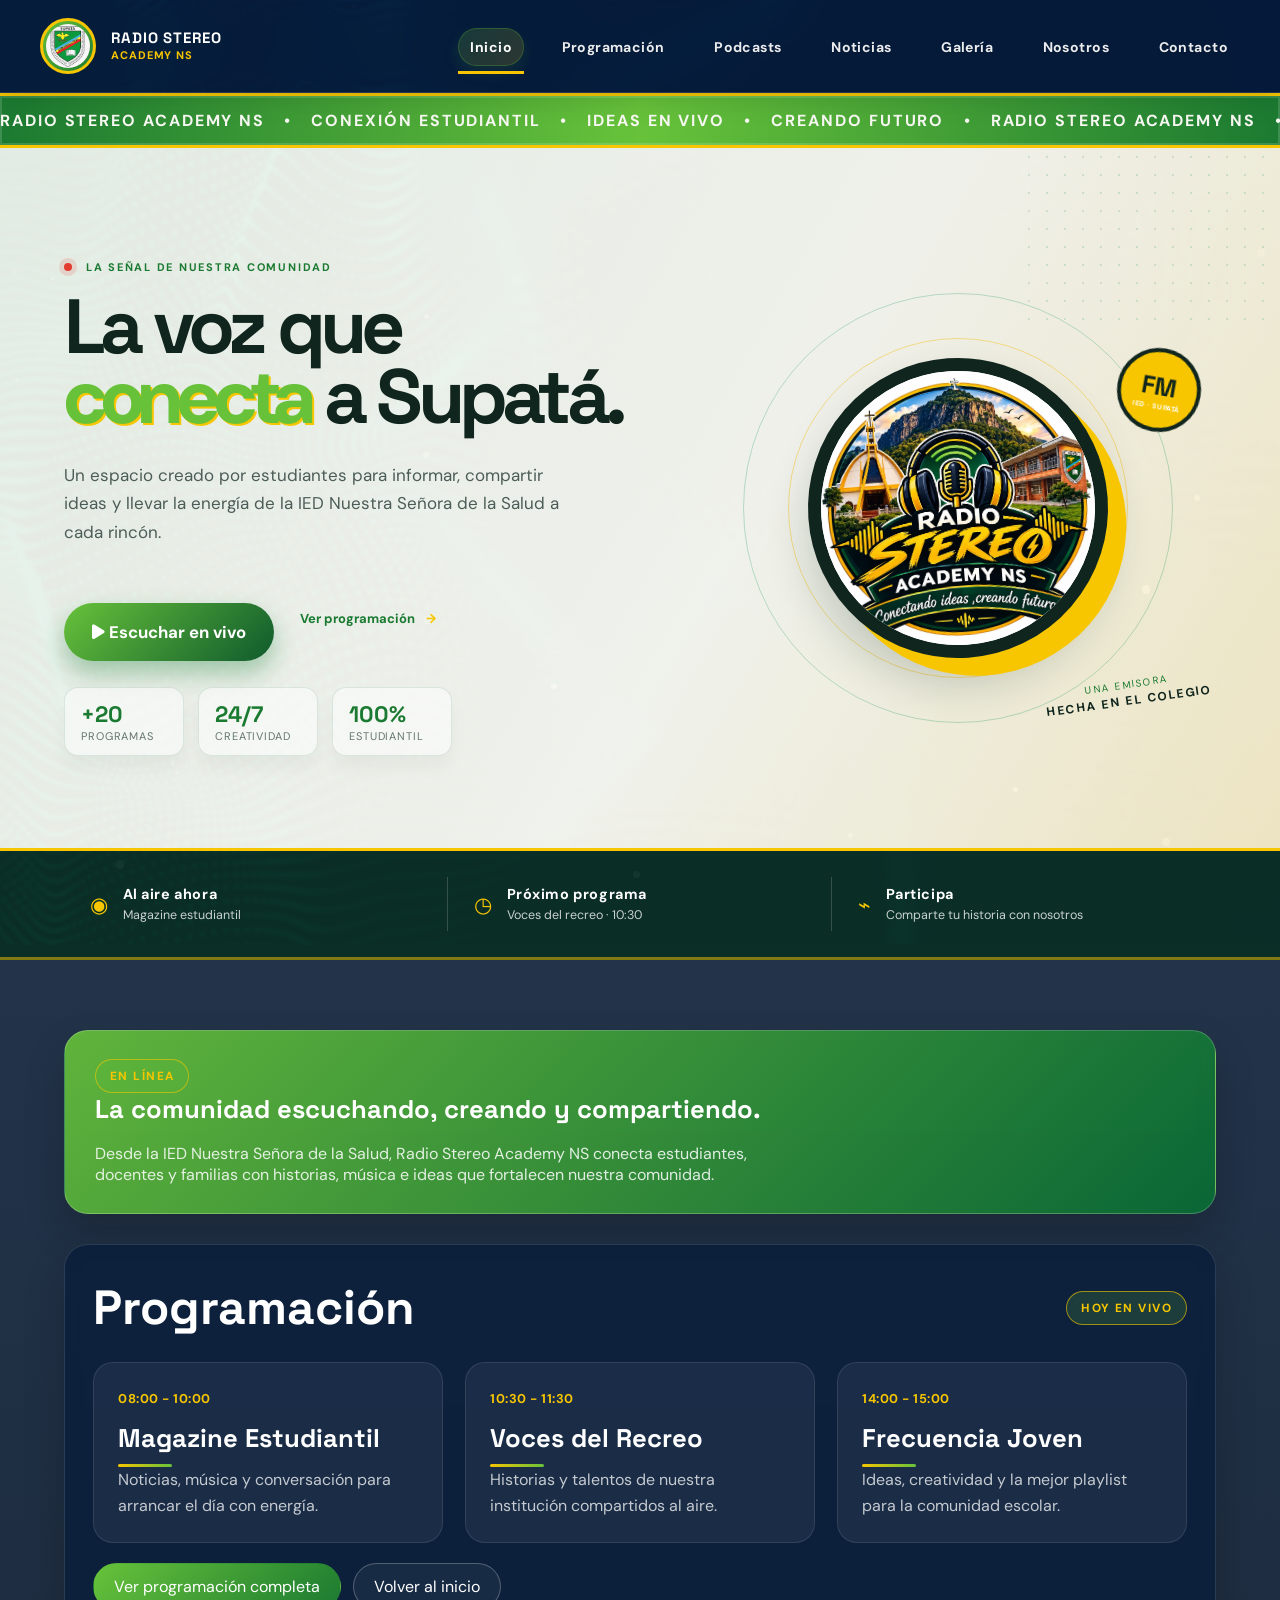
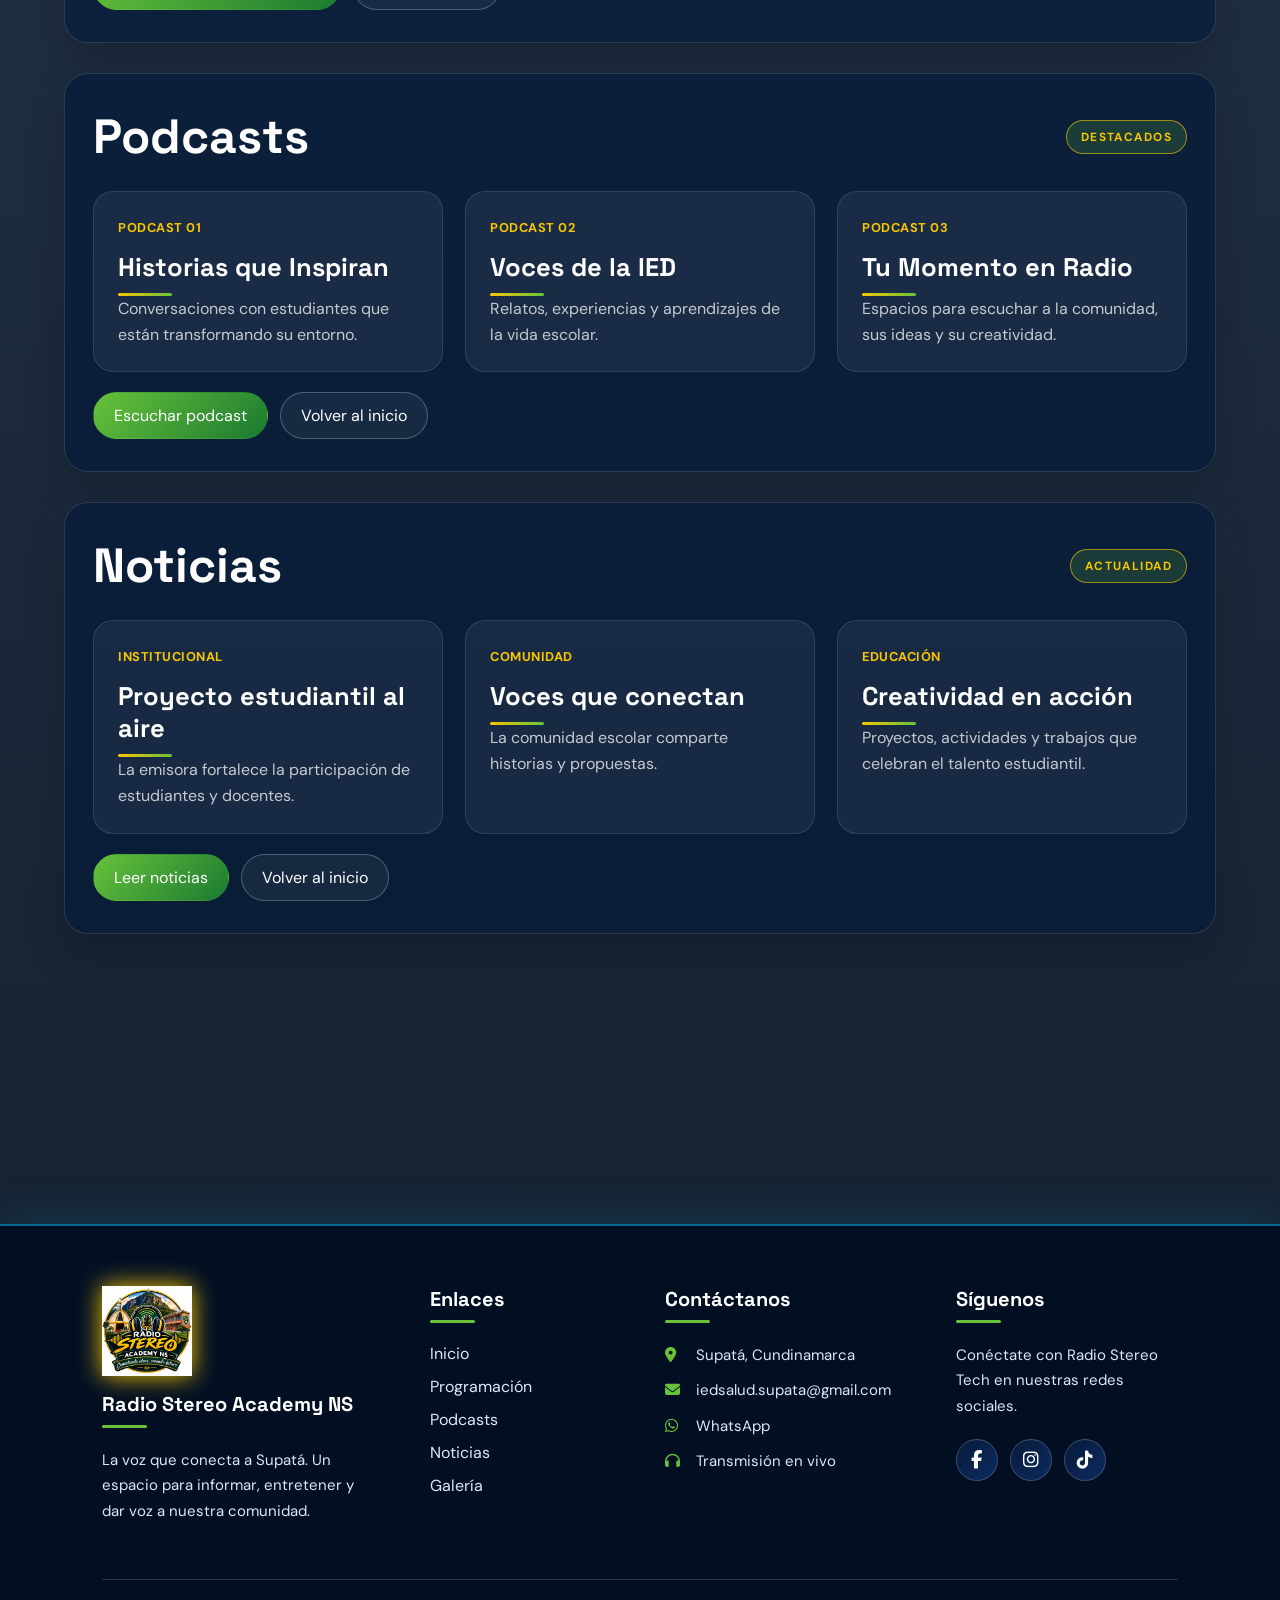
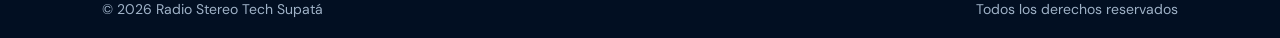
<file: Proyecto de Emisora I.E.D/HTML/index.html>
<!DOCTYPE html>
<html lang="es">

<head>
    <meta charset="UTF-8">
    <meta name="viewport" content="width=device-width, initial-scale=1.0">
    <title>Radio Stereo Tech Supatá</title>
    <link rel="preconnect" href="https://fonts.googleapis.com">
    <link rel="preconnect" href="https://fonts.gstatic.com" crossorigin>
    <link href="https://fonts.googleapis.com/css2?family=DM+Sans:wght@400;500;600;700&family=Space+Grotesk:wght@500;600;700&display=swap" rel="stylesheet">
    <link rel="stylesheet" href="../CSS/estilos.css">
    <link rel="stylesheet" href="https://cdnjs.cloudflare.com/ajax/libs/font-awesome/6.5.2/css/all.min.css">
</head>

<body>
    <div id="particles"></div>
    <div class="ondas"></div>

    <header>
        <nav>
            <div class="ESCUDO">
                <img src="../IMG/ESCUDO.jpeg" alt="Radio Stereo Tech">
                <h2>RADIO STEREO<br><span>ACADEMY NS</span></h2>
            </div>

            <ul>
                <li><a href="index.html" class="active">Inicio</a></li>
                <li><a href="Programacion.html">Programación</a></li>
                <li><a href="Podcasts.html">Podcasts</a></li>
                <li><a href="Noticias.html">Noticias</a></li>
                <li><a href="Galería.html">Galería</a></li>
                <li><a href="Nosotros.html">Nosotros</a></li>
                <li><a href="Contacto.html">Contacto</a></li>
            </ul>
        </nav>
    </header>

    <div class="promo-banner" aria-label="Banner promocional de Radio Stereo Academy NS">
        <div class="promo-marquee">
            <span>RADIO STEREO ACADEMY NS</span>
            <span>•</span>
            <span>CONEXIÓN ESTUDIANTIL</span>
            <span>•</span>
            <span>IDEAS EN VIVO</span>
            <span>•</span>
            <span>CREANDO FUTURO</span>
            <span>•</span>
            <span>RADIO STEREO ACADEMY NS</span>
            <span>•</span>
            <span>CONEXIÓN ESTUDIANTIL</span>
            <span>•</span>
            <span>IDEAS EN VIVO</span>
            <span>•</span>
            <span>CREANDO FUTURO</span>
        </div>
    </div>

    <section class="inicio hero">
        <div class="hero-copy">
            <p class="eyebrow"><span class="live-dot"></span> La señal de nuestra comunidad</p>
            <h1>La voz que<br><em>conecta</em> a Supatá.</h1>
            <p class="hero-intro">Un espacio creado por estudiantes para informar, compartir ideas y llevar la energía de la IED Nuestra Señora de la Salud a cada rincón.</p>
            <div class="hero-actions">
                <button class="btn btn-hero"><i class="fa-solid fa-play"></i> Escuchar en vivo</button>
                <a class="text-link" href="#programacion">Ver programación <span aria-hidden="true">→</span></a>
            </div>
            <div class="hero-badges" aria-label="Datos clave de la emisora">
                <div><strong>+20</strong><span>Programas</span></div>
                <div><strong>24/7</strong><span>Creatividad</span></div>
                <div><strong>100%</strong><span>Estudiantil</span></div>
            </div>
        </div>

        <div class="hero-art" aria-label="Identidad visual de Radio Stereo Academy NS">
            <div class="art-ring ring-one"></div>
            <div class="art-ring ring-two"></div>
            <div class="signal-badge"><span>FM</span><small>IED · SUPATÁ</small></div>
            <div class="logo-window"><img src="../IMG/LOGO FINAL.jpeg" alt="Logo Radio Stereo Academy NS"></div>
            <p class="art-caption">UNA EMISORA<br><strong>HECHA EN EL COLEGIO</strong></p>
        </div>
    </section>

    <section class="quick-info" aria-label="Información de la emisora">
        <div><span class="info-icon">◉</span><p><strong>Al aire ahora</strong><span>Magazine estudiantil</span></p></div>
        <div><span class="info-icon">◷</span><p><strong>Próximo programa</strong><span>Voces del recreo · 10:30</span></p></div>
        <div><span class="info-icon">⌁</span><p><strong>Participa</strong><span>Comparte tu historia con nosotros</span></p></div>
    </section>

    <main class="page-shell">
        <section class="feature-band section mostrar" id="programacion">
            <div>
                <span class="badge">En línea</span>
                <h3>La comunidad escuchando, creando y compartiendo.</h3>
            </div>
            <p>Desde la IED Nuestra Señora de la Salud, Radio Stereo Academy NS conecta estudiantes, docentes y familias con historias, música e ideas que fortalecen nuestra comunidad.</p>
        </section>

        <section class="section mostrar">
            <div class="section-header">
                <h2>Programación</h2>
                <span class="badge">Hoy en vivo</span>
            </div>

            <div class="card-grid">
                <article class="card">
                    <span class="hora">08:00 - 10:00</span>
                    <h3>Magazine Estudiantil</h3>
                    <div class="mini-line"></div>
                    <p>Noticias, música y conversación para arrancar el día con energía.</p>
                </article>
                <article class="card">
                    <span class="hora">10:30 - 11:30</span>
                    <h3>Voces del Recreo</h3>
                    <div class="mini-line"></div>
                    <p>Historias y talentos de nuestra institución compartidos al aire.</p>
                </article>
                <article class="card">
                    <span class="hora">14:00 - 15:00</span>
                    <h3>Frecuencia Joven</h3>
                    <div class="mini-line"></div>
                    <p>Ideas, creatividad y la mejor playlist para la comunidad escolar.</p>
                </article>
            </div>

            <div class="back-actions">
                <a href="Programacion.html" class="link-btn primary">Ver programación completa</a>
                <a href="index.html" class="back-btn">Volver al inicio</a>
            </div>
        </section>

        <section class="section mostrar">
            <div class="section-header">
                <h2>Podcasts</h2>
                <span class="badge">Destacados</span>
            </div>

            <div class="card-grid">
                <article class="card">
                    <span class="hora">Podcast 01</span>
                    <h3>Historias que Inspiran</h3>
                    
                    <div class="mini-line"></div>
                    <p>Conversaciones con estudiantes que están transformando su entorno.</p>
                </article>
                <article class="card">
                    <span class="hora">Podcast 02</span>
                    <h3>Voces de la IED</h3>
                    <div class="mini-line"></div>
                    <p>Relatos, experiencias y aprendizajes de la vida escolar.</p>
                </article>
                <article class="card">
                    <span class="hora">Podcast 03</span>
                    <h3>Tu Momento en Radio</h3>
                    <div class="mini-line"></div>
                    <p>Espacios para escuchar a la comunidad, sus ideas y su creatividad.</p>
                </article>
            </div>

            <div class="back-actions">
                <a href="Podcasts.html" class="link-btn primary">Escuchar podcast</a>
                <a href="index.html" class="back-btn">Volver al inicio</a>
            </div>
        </section>

        <section class="section mostrar">
            <div class="section-header">
                <h2>Noticias</h2>
                <span class="badge">Actualidad</span>
            </div>

            <div class="card-grid">
                <article class="card">
                    <span class="hora">Institucional</span>
                    <h3>Proyecto estudiantil al aire</h3>
                    <div class="mini-line"></div>
                    <p>La emisora fortalece la participación de estudiantes y docentes.</p>
                </article>
                <article class="card">
                    <span class="hora">Comunidad</span>
                    <h3>Voces que conectan</h3>
                    <div class="mini-line"></div>
                    <p>La comunidad escolar comparte historias y propuestas.</p>
                </article>
                <article class="card">
                    <span class="hora">Educación</span>
                    <h3>Creatividad en acción</h3>
                    <div class="mini-line"></div>
                    <p>Proyectos, actividades y trabajos que celebran el talento estudiantil.</p>
                </article>
            </div>

            <div class="back-actions">
                <a href="Noticias.html" class="link-btn primary">Leer noticias</a>
                <a href="index.html" class="back-btn">Volver al inicio</a>
            </div>
        </section>
    </main>

    <footer class="footer">
        <div class="footer-contenido">
            <div class="footer-columna">
                <img src="../IMG/LOGO FINAL.jpeg" class="footer-logo" alt="Radio Stereo Academy NS">
                <h3>Radio Stereo Academy NS</h3>
                <p>La voz que conecta a Supatá. Un espacio para informar, entretener y dar voz a nuestra comunidad.</p>
            </div>

            <div class="footer-columna">
                <h3>Enlaces</h3>
                <ul class="footer-enlaces">
                    <li><a href="index.html">Inicio</a></li>
                    <li><a href="Programacion.html">Programación</a></li>
                    <li><a href="Podcasts.html">Podcasts</a></li>
                    <li><a href="Noticias.html">Noticias</a></li>
                    <li><a href="Galería.html">Galería</a></li>
                </ul>
            </div>

            <div class="footer-columna">
                <h3>Contáctanos</h3>
                <p><i class="fa-solid fa-location-dot"></i> Supatá, Cundinamarca</p>
                <p><i class="fa-solid fa-envelope"></i> iedsalud.supata@gmail.com 
</p>
                <p><i class="fa-brands fa-whatsapp"></i> WhatsApp</p>
                <p><i class="fa-solid fa-headphones"></i> Transmisión en vivo</p>
            </div>

            <div class="footer-columna">
                <h3>Síguenos</h3>
                <p>Conéctate con Radio Stereo Tech en nuestras redes sociales.</p>
                <div class="redes">
                    <a href="https://www.facebook.com/share/1CDN9QXCuh/" aria-label="Facebook"><i class="fab fa-facebook-f"></i></a>
                    <a href="https://www.instagram.com/radio_stereoacademy_ns?utm_source=qr&srtk=MWR2aG0wbnF5Zngw" aria-label="Instagram"><i class="fab fa-instagram"></i></a>
                    <a href="https://www.tiktok.com/@academy.stereo.ns?_r=1&_t=ZS-9AZqnHLU4hR" aria-label "Tik TOK"><i class= "fab fa-tiktok"></i></a>
                </div>
            </div>
        </div>

        <div class="footer-bottom">
            <p>© 2026 Radio Stereo Tech Supatá</p>
            <p>Todos los derechos reservados</p>
        </div>
    </footer>

    <script src="../JS/script.js"></script>
</body>

</html>
</file>
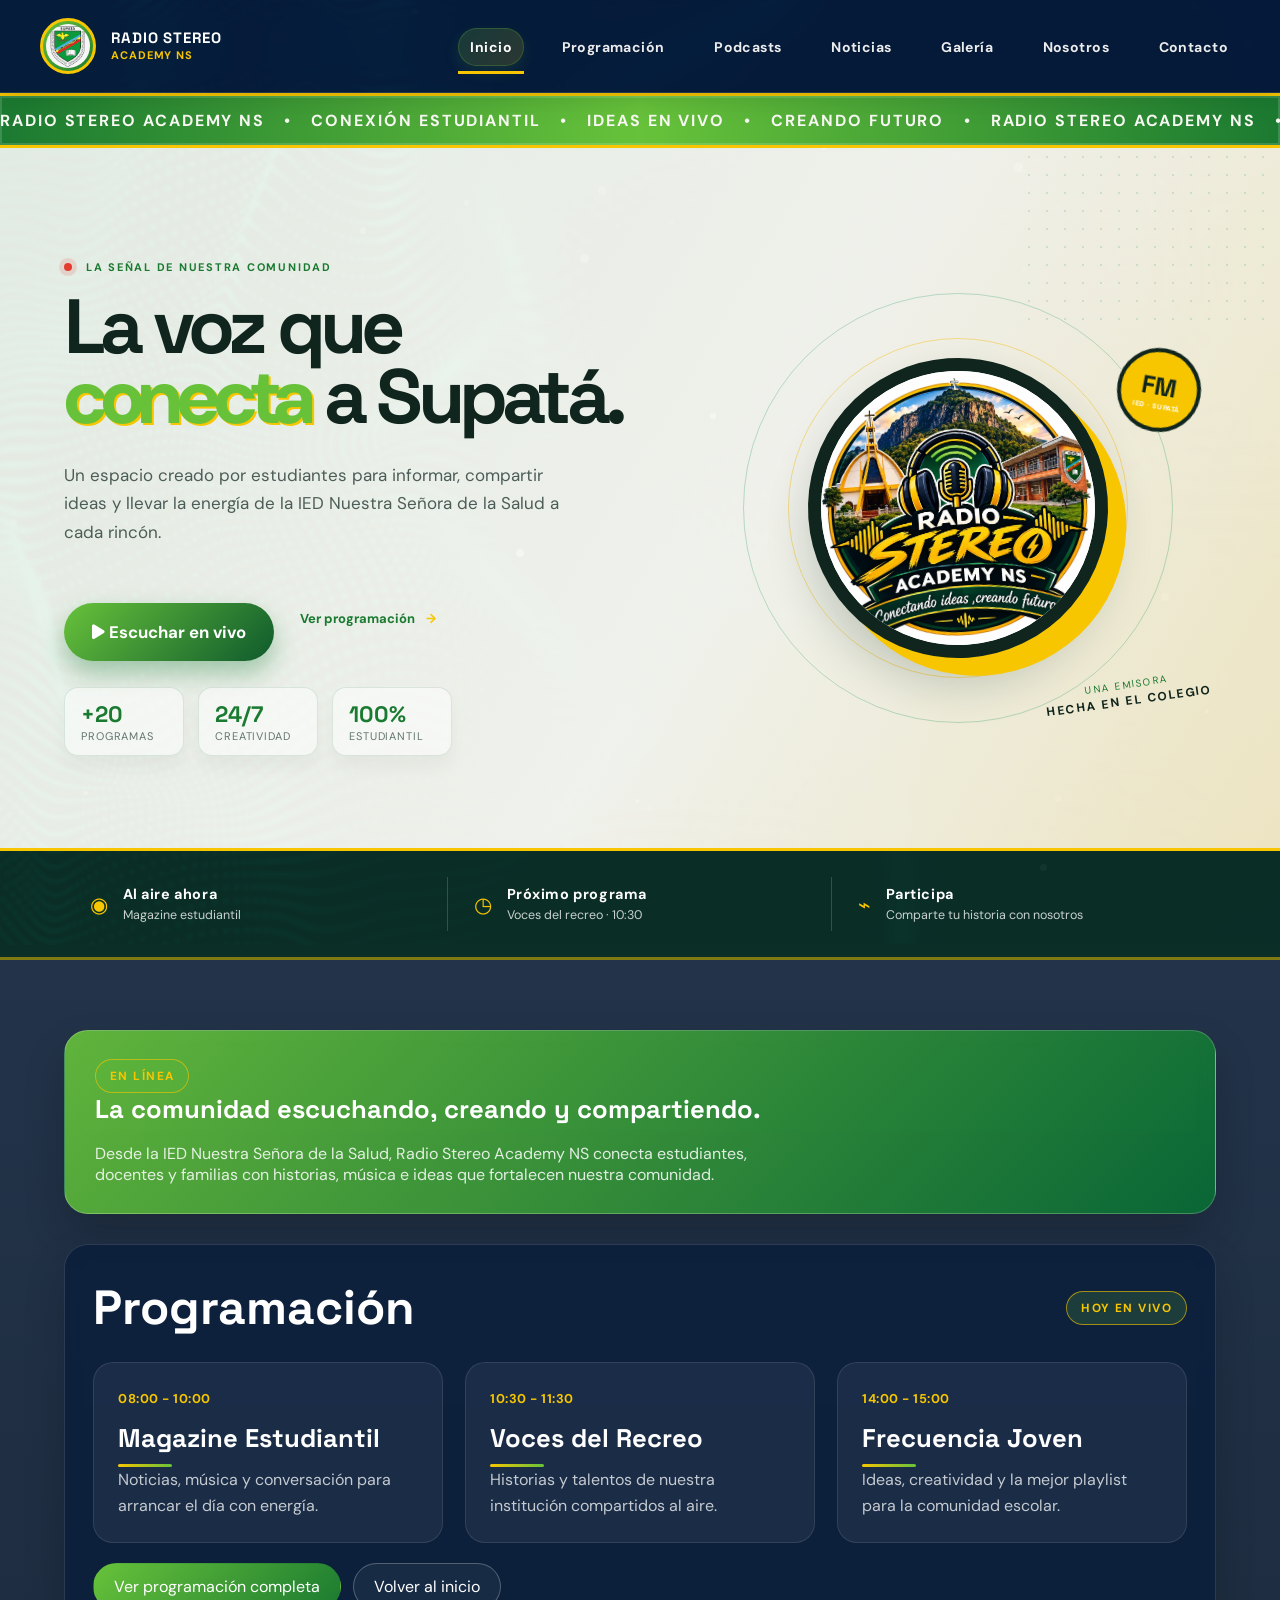
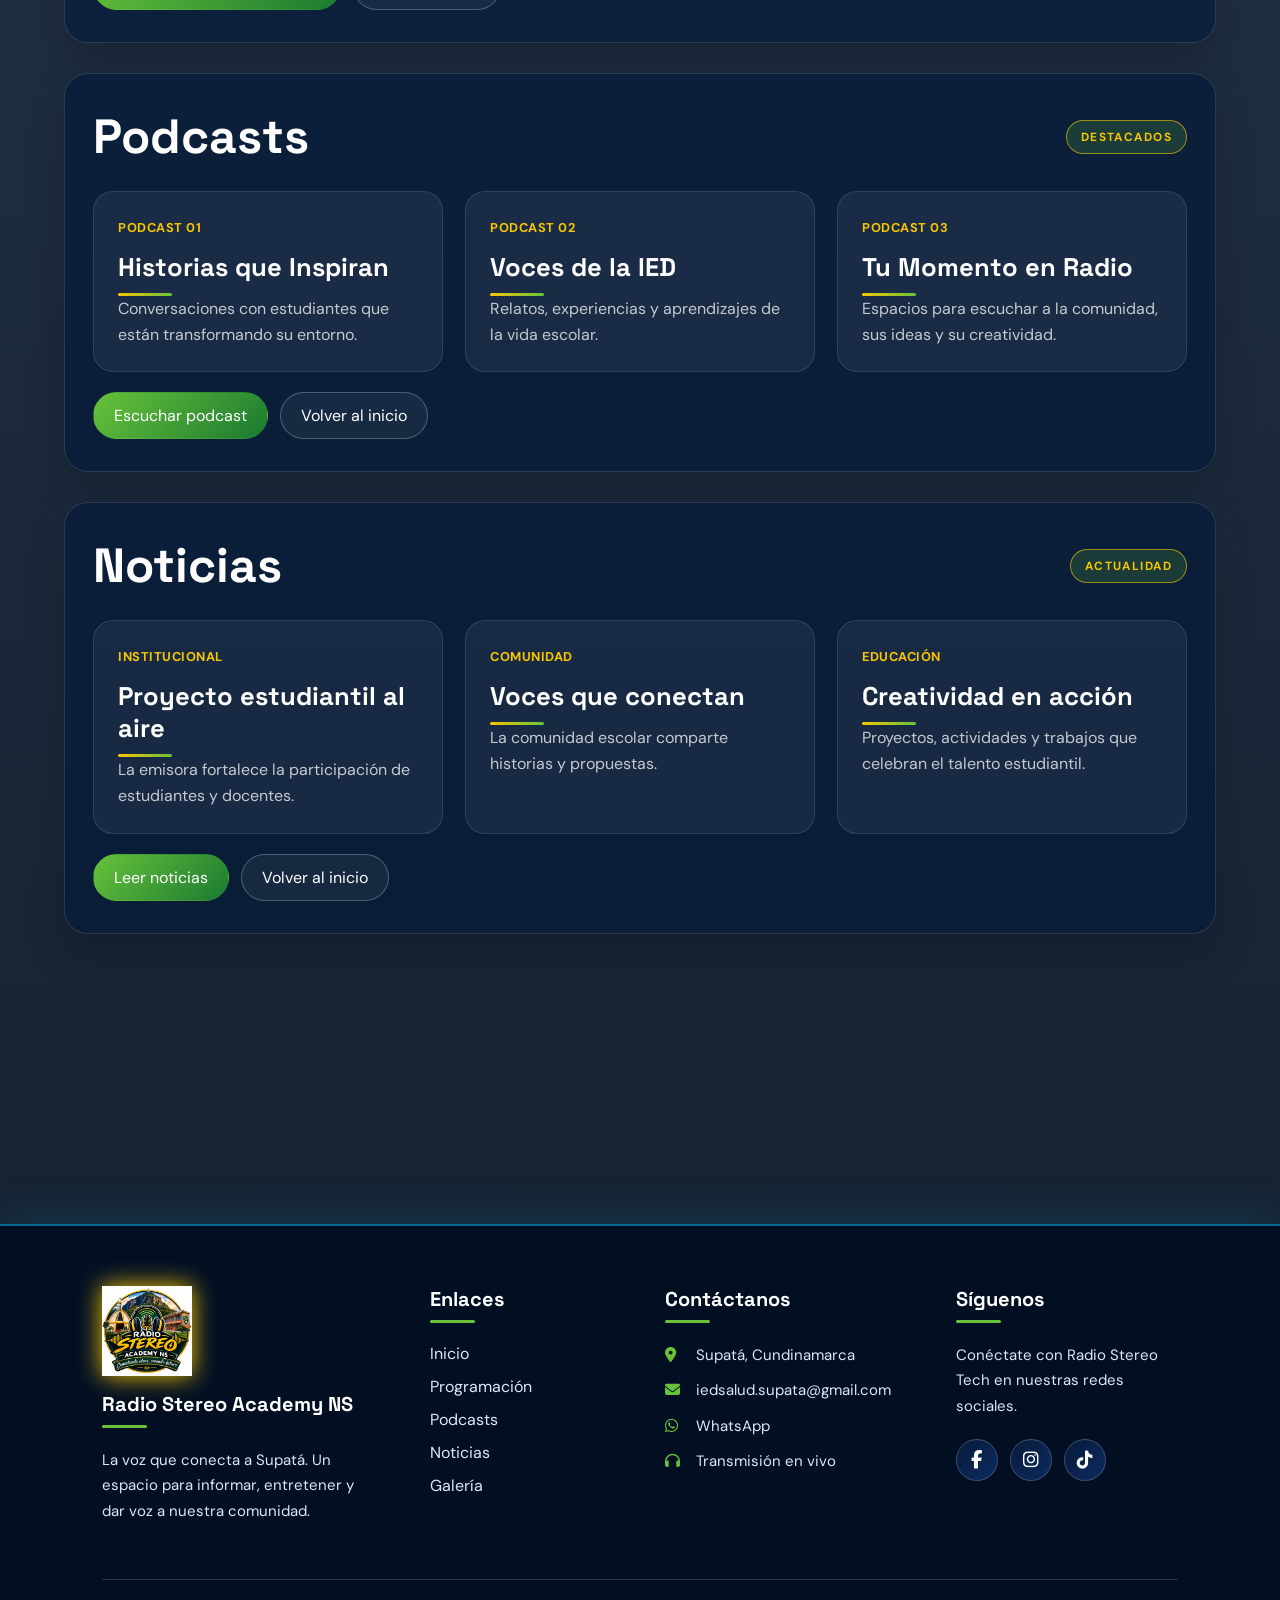
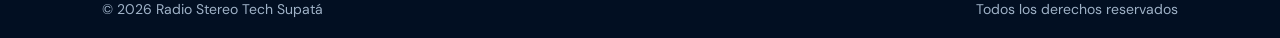
<file: Proyecto de Emisora I.E.D/Proyecto de Emisora I.E.D/HTML/index.html>
<!DOCTYPE html>
<html lang="es">

<head>
    <meta charset="UTF-8">
    <meta name="viewport" content="width=device-width, initial-scale=1.0">
    <title>Radio Stereo Tech Supatá</title>
    <link rel="preconnect" href="https://fonts.googleapis.com">
    <link rel="preconnect" href="https://fonts.gstatic.com" crossorigin>
    <link href="https://fonts.googleapis.com/css2?family=DM+Sans:wght@400;500;600;700&family=Space+Grotesk:wght@500;600;700&display=swap" rel="stylesheet">
    <link rel="stylesheet" href="../CSS/estilos.css">
    <link rel="stylesheet" href="https://cdnjs.cloudflare.com/ajax/libs/font-awesome/6.5.2/css/all.min.css">
</head>

<body>
    <div id="particles"></div>
    <div class="ondas"></div>

    <header>
        <nav>
            <div class="ESCUDO">
                <img src="../IMG/ESCUDO.jpeg" alt="Radio Stereo Tech">
                <h2>RADIO STEREO<br><span>ACADEMY NS</span></h2>
            </div>

            <ul>
                <li><a href="index.html" class="active">Inicio</a></li>
                <li><a href="Programacion.html">Programación</a></li>
                <li><a href="Podcasts.html">Podcasts</a></li>
                <li><a href="Noticias.html">Noticias</a></li>
                <li><a href="Galería.html">Galería</a></li>
                <li><a href="Nosotros.html">Nosotros</a></li>
                <li><a href="Contacto.html">Contacto</a></li>
            </ul>
        </nav>
    </header>

    <div class="promo-banner" aria-label="Banner promocional de Radio Stereo Academy NS">
        <div class="promo-marquee">
            <span>RADIO STEREO ACADEMY NS</span>
            <span>•</span>
            <span>CONEXIÓN ESTUDIANTIL</span>
            <span>•</span>
            <span>IDEAS EN VIVO</span>
            <span>•</span>
            <span>CREANDO FUTURO</span>
            <span>•</span>
            <span>RADIO STEREO ACADEMY NS</span>
            <span>•</span>
            <span>CONEXIÓN ESTUDIANTIL</span>
            <span>•</span>
            <span>IDEAS EN VIVO</span>
            <span>•</span>
            <span>CREANDO FUTURO</span>
        </div>
    </div>

    <section class="inicio hero">
        <div class="hero-copy">
            <p class="eyebrow"><span class="live-dot"></span> La señal de nuestra comunidad</p>
            <h1>La voz que<br><em>conecta</em> a Supatá.</h1>
            <p class="hero-intro">Un espacio creado por estudiantes para informar, compartir ideas y llevar la energía de la IED Nuestra Señora de la Salud a cada rincón.</p>
            <div class="hero-actions">
                <button class="btn btn-hero"><i class="fa-solid fa-play"></i> Escuchar en vivo</button>
                <a class="text-link" href="#programacion">Ver programación <span aria-hidden="true">→</span></a>
            </div>
            <div class="hero-badges" aria-label="Datos clave de la emisora">
                <div><strong>+20</strong><span>Programas</span></div>
                <div><strong>24/7</strong><span>Creatividad</span></div>
                <div><strong>100%</strong><span>Estudiantil</span></div>
            </div>
        </div>

        <div class="hero-art" aria-label="Identidad visual de Radio Stereo Academy NS">
            <div class="art-ring ring-one"></div>
            <div class="art-ring ring-two"></div>
            <div class="signal-badge"><span>FM</span><small>IED · SUPATÁ</small></div>
            <div class="logo-window"><img src="../IMG/LOGO FINAL.jpeg" alt="Logo Radio Stereo Academy NS"></div>
            <p class="art-caption">UNA EMISORA<br><strong>HECHA EN EL COLEGIO</strong></p>
        </div>
    </section>

    <section class="quick-info" aria-label="Información de la emisora">
        <div><span class="info-icon">◉</span><p><strong>Al aire ahora</strong><span>Magazine estudiantil</span></p></div>
        <div><span class="info-icon">◷</span><p><strong>Próximo programa</strong><span>Voces del recreo · 10:30</span></p></div>
        <div><span class="info-icon">⌁</span><p><strong>Participa</strong><span>Comparte tu historia con nosotros</span></p></div>
    </section>

    <main class="page-shell">
        <section class="feature-band section mostrar" id="programacion">
            <div>
                <span class="badge">En línea</span>
                <h3>La comunidad escuchando, creando y compartiendo.</h3>
            </div>
            <p>Desde la IED Nuestra Señora de la Salud, Radio Stereo Academy NS conecta estudiantes, docentes y familias con historias, música e ideas que fortalecen nuestra comunidad.</p>
        </section>

        <section class="section mostrar">
            <div class="section-header">
                <h2>Programación</h2>
                <span class="badge">Hoy en vivo</span>
            </div>

            <div class="card-grid">
                <article class="card">
                    <span class="hora">08:00 - 10:00</span>
                    <h3>Magazine Estudiantil</h3>
                    <div class="mini-line"></div>
                    <p>Noticias, música y conversación para arrancar el día con energía.</p>
                </article>
                <article class="card">
                    <span class="hora">10:30 - 11:30</span>
                    <h3>Voces del Recreo</h3>
                    <div class="mini-line"></div>
                    <p>Historias y talentos de nuestra institución compartidos al aire.</p>
                </article>
                <article class="card">
                    <span class="hora">14:00 - 15:00</span>
                    <h3>Frecuencia Joven</h3>
                    <div class="mini-line"></div>
                    <p>Ideas, creatividad y la mejor playlist para la comunidad escolar.</p>
                </article>
            </div>

            <div class="back-actions">
                <a href="Programacion.html" class="link-btn primary">Ver programación completa</a>
                <a href="index.html" class="back-btn">Volver al inicio</a>
            </div>
        </section>

        <section class="section mostrar">
            <div class="section-header">
                <h2>Podcasts</h2>
                <span class="badge">Destacados</span>
            </div>

            <div class="card-grid">
                <article class="card">
                    <span class="hora">Podcast 01</span>
                    <h3>Historias que Inspiran</h3>
                    <div class="mini-line"></div>
                    <p>Conversaciones con estudiantes que están transformando su entorno.</p>
                </article>
                <article class="card">
                    <span class="hora">Podcast 02</span>
                    <h3>Voces de la IED</h3>
                    <div class="mini-line"></div>
                    <p>Relatos, experiencias y aprendizajes de la vida escolar.</p>
                </article>
                <article class="card">
                    <span class="hora">Podcast 03</span>
                    <h3>Tu Momento en Radio</h3>
                    <div class="mini-line"></div>
                    <p>Espacios para escuchar a la comunidad, sus ideas y su creatividad.</p>
                </article>
            </div>

            <div class="back-actions">
                <a href="Podcasts.html" class="link-btn primary">Escuchar podcast</a>
                <a href="index.html" class="back-btn">Volver al inicio</a>
            </div>
        </section>

        <section class="section mostrar">
            <div class="section-header">
                <h2>Noticias</h2>
                <span class="badge">Actualidad</span>
            </div>

            <div class="card-grid">
                <article class="card">
                    <span class="hora">Institucional</span>
                    <h3>Proyecto estudiantil al aire</h3>
                    <div class="mini-line"></div>
                    <p>La emisora fortalece la participación de estudiantes y docentes.</p>
                </article>
                <article class="card">
                    <span class="hora">Comunidad</span>
                    <h3>Voces que conectan</h3>
                    <div class="mini-line"></div>
                    <p>La comunidad escolar comparte historias y propuestas.</p>
                </article>
                <article class="card">
                    <span class="hora">Educación</span>
                    <h3>Creatividad en acción</h3>
                    <div class="mini-line"></div>
                    <p>Proyectos, actividades y trabajos que celebran el talento estudiantil.</p>
                </article>
            </div>

            <div class="back-actions">
                <a href="Noticias.html" class="link-btn primary">Leer noticias</a>
                <a href="index.html" class="back-btn">Volver al inicio</a>
            </div>
        </section>
    </main>

    <footer class="footer">
        <div class="footer-contenido">
            <div class="footer-columna">
                <img src="../IMG/LOGO FINAL.jpeg" class="footer-logo" alt="Radio Stereo Academy NS">
                <h3>Radio Stereo Academy NS</h3>
                <p>La voz que conecta a Supatá. Un espacio para informar, entretener y dar voz a nuestra comunidad.</p>
            </div>

            <div class="footer-columna">
                <h3>Enlaces</h3>
                <ul class="footer-enlaces">
                    <li><a href="index.html">Inicio</a></li>
                    <li><a href="Programacion.html">Programación</a></li>
                    <li><a href="Podcasts.html">Podcasts</a></li>
                    <li><a href="Noticias.html">Noticias</a></li>
                    <li><a href="Galería.html">Galería</a></li>
                </ul>
            </div>

            <div class="footer-columna">
                <h3>Contáctanos</h3>
                <p><i class="fa-solid fa-location-dot"></i> Supatá, Cundinamarca</p>
                <p><i class="fa-solid fa-envelope"></i> iedsalud.supata@gmail.com 
</p>
                <p><i class="fa-brands fa-whatsapp"></i> WhatsApp</p>
                <p><i class="fa-solid fa-headphones"></i> Transmisión en vivo</p>
            </div>

            <div class="footer-columna">
                <h3>Síguenos</h3>
                <p>Conéctate con Radio Stereo Tech en nuestras redes sociales.</p>
                <div class="redes">
                    <a href="https://www.facebook.com/share/1CDN9QXCuh/" aria-label="Facebook"><i class="fab fa-facebook-f"></i></a>
                    <a href="https://www.instagram.com/radio_stereoacademy_ns?utm_source=qr&srtk=MWR2aG0wbnF5Zngw" aria-label="Instagram"><i class="fab fa-instagram"></i></a>
                    <a href="https://www.tiktok.com/@academy.stereo.ns?_r=1&_t=ZS-9AZqnHLU4hR" aria-label "Tik TOK"><i class= "fab fa-tiktok"></i></a>
                </div>
            </div>
        </div>

        <div class="footer-bottom">
            <p>© 2026 Radio Stereo Tech Supatá</p>
            <p>Todos los derechos reservados</p>
        </div>
    </footer>

    <script src="../JS/script.js"></script>
</body>

</html>
</file>
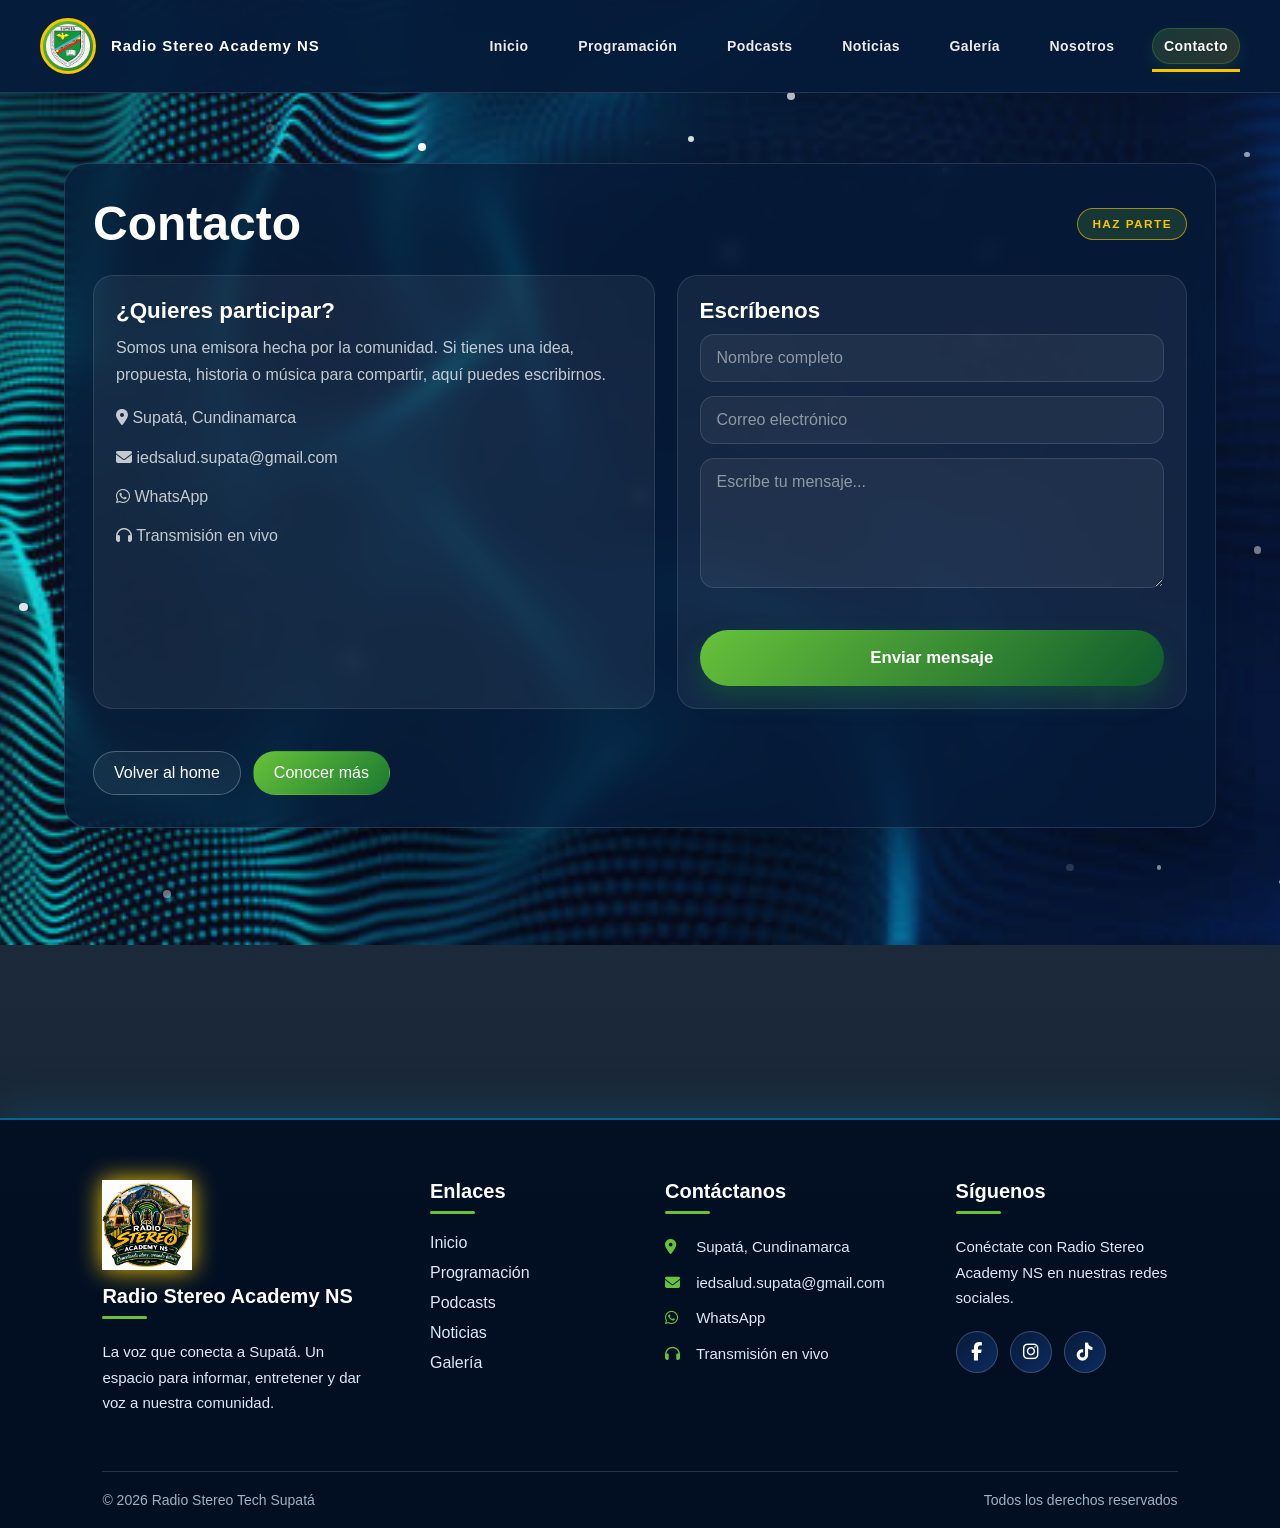
<file: Proyecto de Emisora I.E.D/HTML/Contacto.html>
<!DOCTYPE html>
<html lang="es">
<head>
    <meta charset="UTF-8">
    <meta name="viewport" content="width=device-width, initial-scale=1.0">
    <title>Contacto | Radio Stereo Academy NS</title>
    <link rel="stylesheet" href="../CSS/estilos.css">
    <link rel="stylesheet" href="https://cdnjs.cloudflare.com/ajax/libs/font-awesome/6.5.2/css/all.min.css">
</head>
<body>
    <div id="particles"></div>
    <div class="ondas"></div>

    <header>
        <nav>
            <div class="ESCUDO">
                <img src="../IMG/ESCUDO.jpeg" alt="Radio Stereo Tech">
                <h2>Radio Stereo Academy NS</h2>
            </div>

            <ul>
                <li><a href="index.html">Inicio</a></li>
                <li><a href="Programacion.html">Programación</a></li>
                <li><a href="Podcasts.html">Podcasts</a></li>
                <li><a href="Noticias.html">Noticias</a></li>
                <li><a href="Galería.html">Galería</a></li>
                <li><a href="Nosotros.html">Nosotros</a></li>
                <li><a href="Contacto.html" class="active">Contacto</a></li>
            </ul>
        </nav>
    </header>

    <main class="page-shell">
        <section class="section mostrar">
            <div class="section-header">
                <h2>Contacto</h2>
                <span class="badge">Haz parte</span>
            </div>

            <div class="contact-grid">
                <div class="contact-card">
                    <h3>¿Quieres participar?</h3>
                    <p>Somos una emisora hecha por la comunidad. Si tienes una idea, propuesta, historia o música para compartir, aquí puedes escribirnos.</p>
                    <ul class="contact-list">
                        <li><i class="fa-solid fa-location-dot"></i> Supatá, Cundinamarca</li>
                        <li><i class="fa-solid fa-envelope"></i> iedsalud.supata@gmail.com</li>
                        <li><i class="fa-brands fa-whatsapp"></i> WhatsApp</li>
                        <li><i class="fa-solid fa-headphones"></i> Transmisión en vivo</li>
                    </ul>
                </div>


               <div class="contact-card">
    <h3>Escríbenos</h3>

    <form class="contact-form" onsubmit="enviarWhatsApp(event)">
        <input type="text" id="nombre" placeholder="Nombre completo" required>

        <input type="email" id="correo" placeholder="Correo electrónico" required>

        <textarea id="mensaje" placeholder="Escribe tu mensaje..." required></textarea>

        <button type="submit" class="btn">Enviar mensaje</button>
    </form>
</div>

<script>
function enviarWhatsApp(event) {
    event.preventDefault();

    const nombre = document.getElementById("nombre").value;
    const correo = document.getElementById("correo").value;
    const mensaje = document.getElementById("mensaje").value;

    const numero = "573228805130"; // CAMBIA ESTE NÚMERO

    const texto = `Hola, mi nombre es ${nombre}.
Mi correo es: ${correo}.

Mensaje:
${mensaje}`;

    const url = `https://wa.me/${numero}?text=${encodeURIComponent(texto)}`;

    window.open(url, "_blank");
}
</script>


            <div class="back-actions">
                <a href="index.html" class="back-btn">Volver al home</a>
                <a href="Nosotros.html" class="link-btn primary">Conocer más</a>
            </div>
        </section>
    </main>

    <footer class="footer">
        <div class="footer-contenido">
            <div class="footer-columna">
                <img src="../IMG/LOGO FINAL.jpeg" class="footer-logo" alt="Radio Stereo Academy NS">
                <h3>Radio Stereo Academy NS</h3>
                <p>La voz que conecta a Supatá. Un espacio para informar, entretener y dar voz a nuestra comunidad.</p>
            </div>

            <div class="footer-columna">
                <h3>Enlaces</h3>
                <ul class="footer-enlaces">
                    <li><a href="index.html">Inicio</a></li>
                    <li><a href="Programacion.html">Programación</a></li>
                    <li><a href="Podcasts.html">Podcasts</a></li>
                    <li><a href="Noticias.html">Noticias</a></li>
                    <li><a href="Galería.html">Galería</a></li>
                </ul>
            </div>

            <div class="footer-columna">
                <h3>Contáctanos</h3>
                <p><i class="fa-solid fa-location-dot"></i> Supatá, Cundinamarca</p>
                <p><i class="fa-solid fa-envelope"></i> iedsalud.supata@gmail.com 
</p>
                <p><i class="fa-brands fa-whatsapp"></i> WhatsApp</p>
                <p><i class="fa-solid fa-headphones"></i> Transmisión en vivo</p>
            </div>

            <div class="footer-columna">
                <h3>Síguenos</h3>
                <p>Conéctate con Radio Stereo Academy NS en nuestras redes sociales.</p>
                <div class="redes">
                    <a href="https://www.facebook.com/share/1CDN9QXCuh/" aria-label="Facebook"><i class="fab fa-facebook-f"></i></a>
                    <a href="https://www.instagram.com/radio_stereoacademy_ns?utm_source=qr&srtk=MWR2aG0wbnF5Zngw" aria-label="Instagram"><i class="fab fa-instagram"></i></a>
                   <a href="https://www.tiktok.com/@academy.stereo.ns?_r=1&_t=ZS-9AZqnHLU4hR" aria-label "Tik TOK"><i class= "fab fa-tiktok"></i></a>
                </div>
            </div>
        </div>

        <div class="footer-bottom">
            <p>© 2026 Radio Stereo Tech Supatá</p>
            <p>Todos los derechos reservados</p>
        </div>
    </footer>

    <script src="../JS/script.js"></script>
</body>
</html>
</file>
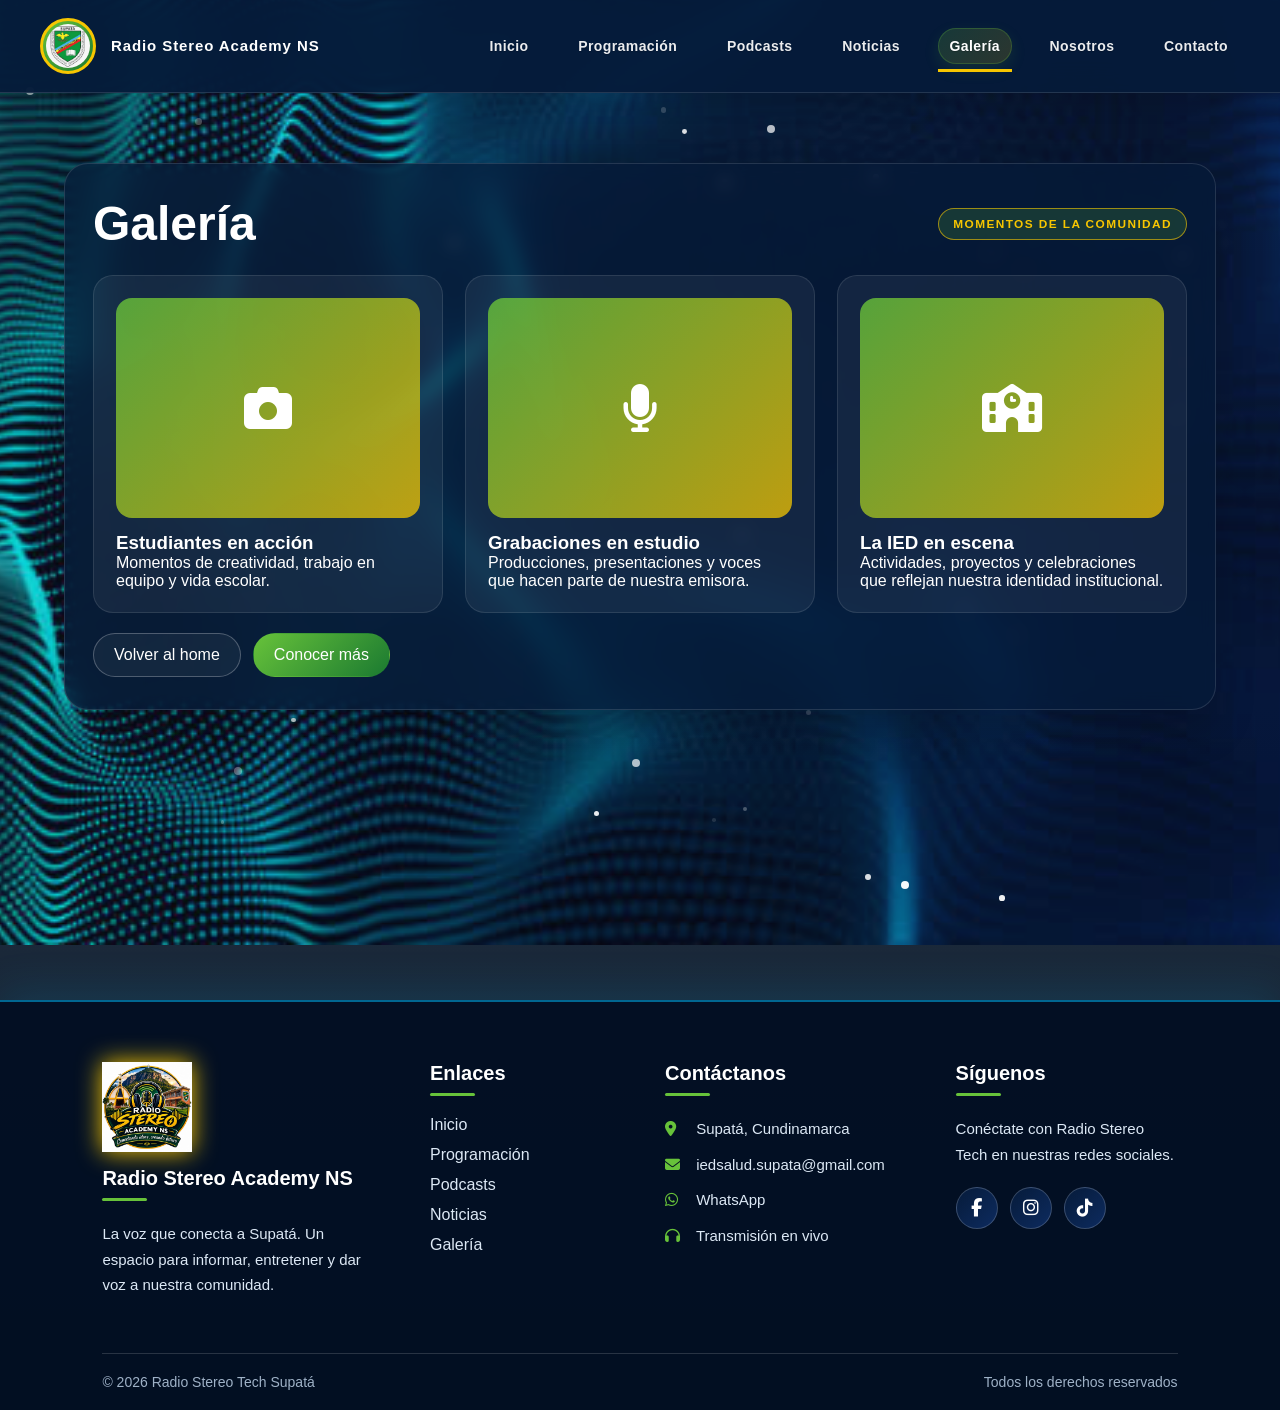
<file: Proyecto de Emisora I.E.D/HTML/Galería.html>
<!DOCTYPE html>
<html lang="es">
<head>
    <meta charset="UTF-8">
    <meta name="viewport" content="width=device-width, initial-scale=1.0">
    <title>Galería | Radio Stereo Academy NS</title>
    <link rel="stylesheet" href="../CSS/estilos.css">
    <link rel="stylesheet" href="https://cdnjs.cloudflare.com/ajax/libs/font-awesome/6.5.2/css/all.min.css">
</head>
<body>
    <div id="particles"></div>
    <div class="ondas"></div>

    <header>
        <nav>
            <div class="ESCUDO">
                <img src="../IMG/ESCUDO.jpeg" alt="Radio Stereo Tech">
                <h2>Radio Stereo Academy NS</h2>
            </div>

            <ul>
                <li><a href="index.html">Inicio</a></li>
                <li><a href="Programacion.html">Programación</a></li>
                <li><a href="Podcasts.html">Podcasts</a></li>
                <li><a href="Noticias.html">Noticias</a></li>
                <li><a href="Galería.html" class="active">Galería</a></li>
                <li><a href="Nosotros.html">Nosotros</a></li>
                <li><a href="Contacto.html">Contacto</a></li>
            </ul>
        </nav>
    </header>

    <main class="page-shell">
        <section class="section mostrar">
            <div class="section-header">
                <h2>Galería</h2>
                <span class="badge">Momentos de la comunidad</span>
            </div>

            <div class="gallery-grid">
                <article class="gallery-card">
                    <div class="gallery-thumb"><i class="fa-solid fa-camera"></i></div>
                    <h3>Estudiantes en acción</h3>
                    <p>Momentos de creatividad, trabajo en equipo y vida escolar.</p>
                </article>

                <article class="gallery-card">
                    <div class="gallery-thumb"><i class="fa-solid fa-microphone"></i></div>
                    <h3>Grabaciones en estudio</h3>
                    <p>Producciones, presentaciones y voces que hacen parte de nuestra emisora.</p>
                </article>

                <article class="gallery-card">
                    <div class="gallery-thumb"><i class="fa-solid fa-school"></i></div>
                    <h3>La IED en escena</h3>
                    <p>Actividades, proyectos y celebraciones que reflejan nuestra identidad institucional.</p>
                </article>
            </div>

            <div class="back-actions">
                <a href="index.html" class="back-btn">Volver al home</a>
                <a href="Nosotros.html" class="link-btn primary">Conocer más</a>
            </div>
        </section>
    </main>

    <footer class="footer">
        <div class="footer-contenido">
            <div class="footer-columna">
                <img src="../IMG/LOGO FINAL.jpeg" class="footer-logo" alt="Radio Stereo Academy NS">
                <h3>Radio Stereo Academy NS</h3>
                <p>La voz que conecta a Supatá. Un espacio para informar, entretener y dar voz a nuestra comunidad.</p>
            </div>

            <div class="footer-columna">
                <h3>Enlaces</h3>
                <ul class="footer-enlaces">
                    <li><a href="index.html">Inicio</a></li>
                    <li><a href="Programacion.html">Programación</a></li>
                    <li><a href="Podcasts.html">Podcasts</a></li>
                    <li><a href="Noticias.html">Noticias</a></li>
                    <li><a href="Galería.html">Galería</a></li>
                </ul>
            </div>

            <div class="footer-columna">
                <h3>Contáctanos</h3>
                <p><i class="fa-solid fa-location-dot"></i> Supatá, Cundinamarca</p>
                <p><i class="fa-solid fa-envelope"></i> iedsalud.supata@gmail.com 
</p>
                <p><i class="fa-brands fa-whatsapp"></i> WhatsApp</p>
                <p><i class="fa-solid fa-headphones"></i> Transmisión en vivo</p>
            </div>

            <div class="footer-columna">
                <h3>Síguenos</h3>
                <p>Conéctate con Radio Stereo Tech en nuestras redes sociales.</p>
                <div class="redes">
                    <a href="https://www.facebook.com/share/1CDN9QXCuh/" aria-label="Facebook"><i class="fab fa-facebook-f"></i></a>
                    <a href="https://www.instagram.com/radio_stereoacademy_ns?utm_source=qr&srtk=MWR2aG0wbnF5Zngw" aria-label="Instagram"><i class="fab fa-instagram"></i></a>
                    <a href="https://www.tiktok.com/@academy.stereo.ns?_r=1&_t=ZS-9AZqnHLU4hR" aria-label "Tik TOK"><i class= "fab fa-tiktok"></i></a>
                </div>
            </div>
        </div>

        <div class="footer-bottom">
            <p>© 2026 Radio Stereo Tech Supatá</p>
            <p>Todos los derechos reservados</p>
        </div>
    </footer>

    <script src="../JS/script.js"></script>
</body>
</html>
</file>
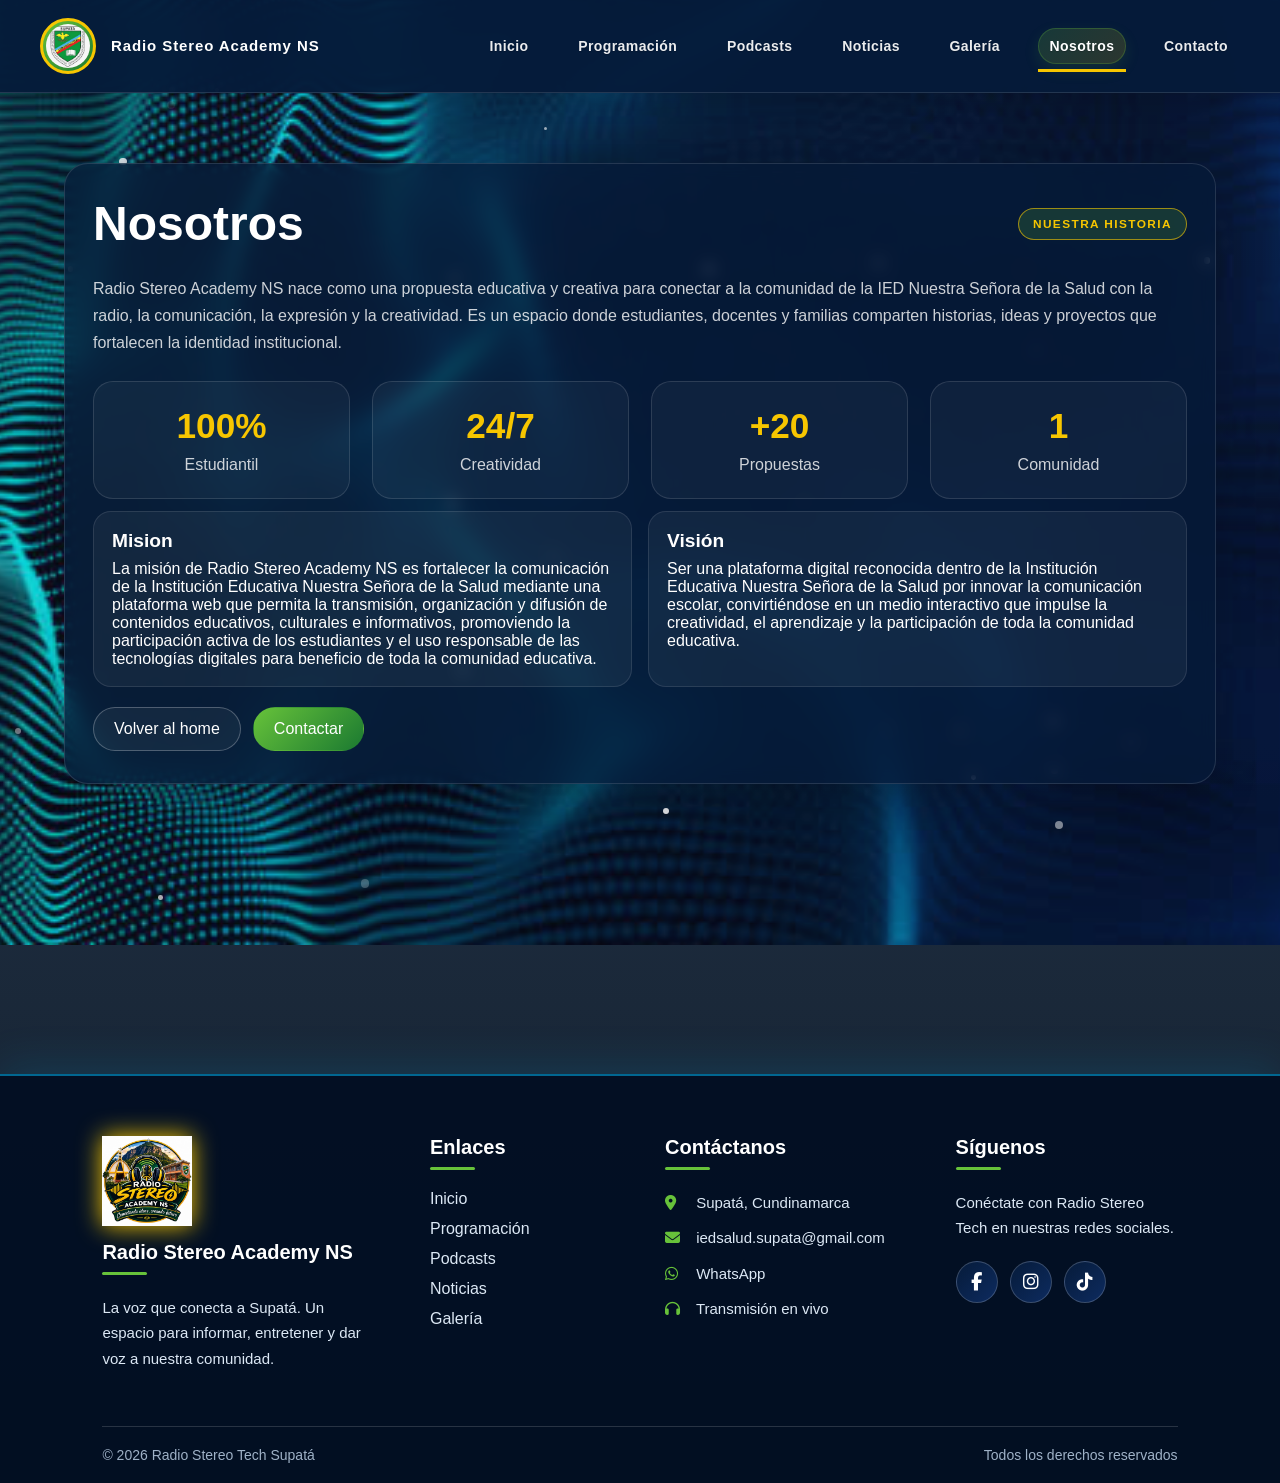
<file: Proyecto de Emisora I.E.D/HTML/Nosotros.html>
<!DOCTYPE html>
<html lang="es">
<head>
    <meta charset="UTF-8">
    <meta name="viewport" content="width=device-width, initial-scale=1.0">
    <title>Nosotros | Radio Stereo Academy NS</title>
    <link rel="stylesheet" href="../CSS/estilos.css">
    <link rel="stylesheet" href="https://cdnjs.cloudflare.com/ajax/libs/font-awesome/6.5.2/css/all.min.css">
</head>
<body>
    <div id="particles"></div>
    <div class="ondas"></div>

    <header>
        <nav>
            <div class="ESCUDO">
                <img src="../IMG/ESCUDO.jpeg" alt="Radio Stereo Tech">
                <h2>Radio Stereo Academy NS</h2>
            </div>

            <ul>
                <li><a href="index.html">Inicio</a></li>
                <li><a href="Programacion.html">Programación</a></li>
                <li><a href="Podcasts.html">Podcasts</a></li>
                <li><a href="Noticias.html">Noticias</a></li>
                <li><a href="Galería.html">Galería</a></li>
                <li><a href="Nosotros.html" class="active">Nosotros</a></li>
                <li><a href="Contacto.html">Contacto</a></li>
            </ul>
        </nav>
    </header>

    <main class="page-shell">
        <section class="section mostrar">
            <div class="section-header">
                <h2>Nosotros</h2>
                <span class="badge">Nuestra historia</span>
            </div>

            <p style="color: rgba(255,255,255,.8); line-height: 1.7; margin-bottom: 24px;">
                Radio Stereo Academy NS nace como una propuesta educativa y creativa para conectar a la comunidad de la IED Nuestra Señora de la Salud con la radio, la comunicación, la expresión y la creatividad.
                Es un espacio donde estudiantes, docentes y familias comparten historias, ideas y proyectos que fortalecen la identidad institucional.
            </p>

            <div class="stats-grid">
                <div class="stat-box">
                    <strong>100%</strong>
                    <span>Estudiantil</span>
                </div>
                <div class="stat-box">
                    <strong>24/7</strong>
                    <span>Creatividad</span>
                </div>
                <div class="stat-box">
                    <strong>+20</strong>
                    <span>Propuestas</span>
                </div>
                <div class="stat-box">
                    <strong>1</strong>
                    <span>Comunidad</span>
                </div>
            </div>

            <div class="team-box">
                <div class="team-item">
                    <h4>Mision</h4>
                    <p>La misión de Radio Stereo Academy NS es fortalecer la comunicación de la Institución Educativa Nuestra Señora de la Salud mediante una plataforma web que permita la transmisión, organización y difusión de contenidos educativos, culturales e informativos, promoviendo la participación activa de los estudiantes y el uso responsable de las tecnologías digitales para beneficio de toda la comunidad educativa.</p>
                </div>

                <div class="team-item">
                    <h4>Visión</h4>
                    <p>Ser una plataforma digital reconocida dentro de la Institución Educativa Nuestra Señora de la Salud por innovar la comunicación escolar, convirtiéndose en un medio interactivo que impulse la creatividad, el aprendizaje y la participación de toda la comunidad educativa.</p>
                </div>
            </div>

            <div class="back-actions">
                <a href="index.html" class="back-btn">Volver al home</a>
                <a href="Contacto.html" class="link-btn primary">Contactar</a>
            </div>
        </section>
    </main>

    <footer class="footer">
        <div class="footer-contenido">
            <div class="footer-columna">
                <img src="../IMG/LOGO FINAL.jpeg" class="footer-logo" alt="Radio Stereo Academy NS">
                <h3>Radio Stereo Academy NS</h3>
                <p>La voz que conecta a Supatá. Un espacio para informar, entretener y dar voz a nuestra comunidad.</p>
            </div>

            <div class="footer-columna">
                <h3>Enlaces</h3>
                <ul class="footer-enlaces">
                    <li><a href="index.html">Inicio</a></li>
                    <li><a href="Programacion.html">Programación</a></li>
                    <li><a href="Podcasts.html">Podcasts</a></li>
                    <li><a href="Noticias.html">Noticias</a></li>
                    <li><a href="Galería.html">Galería</a></li>
                </ul>
            </div>

            <div class="footer-columna">
                <h3>Contáctanos</h3>
                <p><i class="fa-solid fa-location-dot"></i> Supatá, Cundinamarca</p>
                <p><i class="fa-solid fa-envelope"></i> iedsalud.supata@gmail.com 
</p>
                <p><i class="fa-brands fa-whatsapp"></i> WhatsApp</p>
                <p><i class="fa-solid fa-headphones"></i> Transmisión en vivo</p>
            </div>

            <div class="footer-columna">
                <h3>Síguenos</h3>
                <p>Conéctate con Radio Stereo Tech en nuestras redes sociales.</p>
                <div class="redes">
                    <a href="https://www.facebook.com/share/1CDN9QXCuh/" aria-label="Facebook"><i class="fab fa-facebook-f"></i></a>
                    <a href="https://www.instagram.com/radio_stereoacademy_ns?utm_source=qr&srtk=MWR2aG0wbnF5Zngw" aria-label="Instagram"><i class="fab fa-instagram"></i></a>
                    <a href="https://www.tiktok.com/@academy.stereo.ns?_r=1&_t=ZS-9AZqnHLU4hR" aria-label "Tik TOK"><i class= "fab fa-tiktok"></i></a>
                </div>
            </div>
        </div>

        <div class="footer-bottom">
            <p>© 2026 Radio Stereo Tech Supatá</p>
            <p>Todos los derechos reservados</p>
        </div>
    </footer>

    <script src="../JS/script.js"></script>
</body>
</html>
</file>
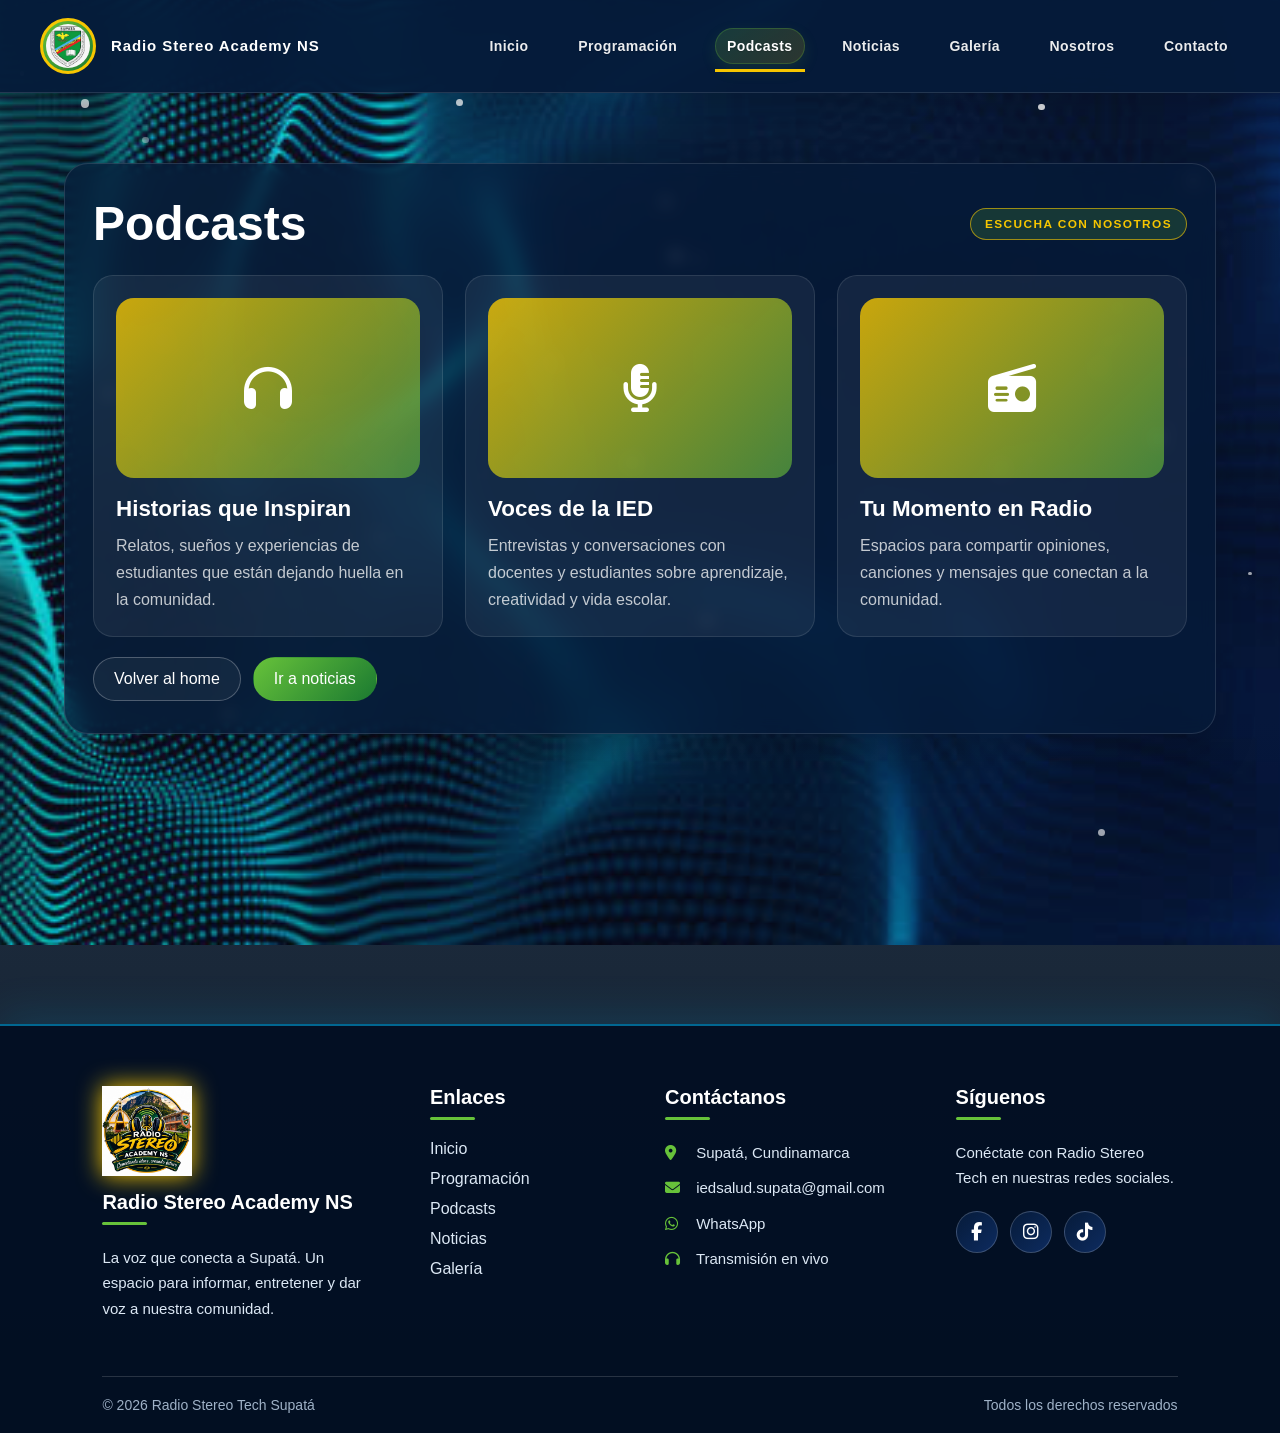
<file: Proyecto de Emisora I.E.D/HTML/Podcasts.html>
<!DOCTYPE html>
<html lang="es">
<head>
    <meta charset="UTF-8">
    <meta name="viewport" content="width=device-width, initial-scale=1.0">
    <title>Podcasts | Radio Stereo Academy NS</title>
    <link rel="stylesheet" href="../CSS/estilos.css">
    <link rel="stylesheet" href="https://cdnjs.cloudflare.com/ajax/libs/font-awesome/6.5.2/css/all.min.css">
</head>
<body>
    <div id="particles"></div>
    <div class="ondas"></div>

    <header>
        <nav>
            <div class="ESCUDO">
                <img src="../IMG/ESCUDO.jpeg" alt="Radio Stereo Tech">
                <h2>Radio Stereo Academy NS</h2>
            </div>

            <ul>
                <li><a href="index.html">Inicio</a></li>
                <li><a href="Programacion.html">Programación</a></li>
                <li><a href="Podcasts.html" class="active">Podcasts</a></li>
                <li><a href="Noticias.html">Noticias</a></li>
                <li><a href="Galería.html">Galería</a></li>
                <li><a href="Nosotros.html">Nosotros</a></li>
                <li><a href="Contacto.html">Contacto</a></li>
            </ul>
        </nav>
    </header>

    <main class="page-shell">
        <section class="section mostrar">
            <div class="section-header">
                <h2>Podcasts</h2>
                <span class="badge">Escucha con nosotros</span>
            </div>

            <div class="podcast-grid">
                <article class="podcast-card">
                    <div class="podcast-cover"><i class="fa-solid fa-headphones"></i></div>
                    <h3>Historias que Inspiran</h3>
                    <p>Relatos, sueños y experiencias de estudiantes que están dejando huella en la comunidad.</p>
                </article>

                <article class="podcast-card">
                    <div class="podcast-cover"><i class="fa-solid fa-microphone-lines"></i></div>
                    <h3>Voces de la IED</h3>
                    <p>Entrevistas y conversaciones con docentes y estudiantes sobre aprendizaje, creatividad y vida escolar.</p>
                </article>

                <article class="podcast-card">
                    <div class="podcast-cover"><i class="fa-solid fa-radio"></i></div>
                    <h3>Tu Momento en Radio</h3>
                    <p>Espacios para compartir opiniones, canciones y mensajes que conectan a la comunidad.</p>
                </article>
            </div>

            <div class="back-actions">
                <a href="index.html" class="back-btn">Volver al home</a>
                <a href="Noticias.html" class="link-btn primary">Ir a noticias</a>
            </div>
        </section>
    </main>

    <footer class="footer">
        <div class="footer-contenido">
            <div class="footer-columna">
                <img src="../IMG/LOGO FINAL.jpeg" class="footer-logo" alt="Radio Stereo Academy NS">
                <h3>Radio Stereo Academy NS</h3>
                <p>La voz que conecta a Supatá. Un espacio para informar, entretener y dar voz a nuestra comunidad.</p>
            </div>

            <div class="footer-columna">
                <h3>Enlaces</h3>
                <ul class="footer-enlaces">
                    <li><a href="index.html">Inicio</a></li>
                    <li><a href="Programacion.html">Programación</a></li>
                    <li><a href="Podcasts.html">Podcasts</a></li>
                    <li><a href="Noticias.html">Noticias</a></li>
                    <li><a href="Galería.html">Galería</a></li>
                </ul>
            </div>

            <div class="footer-columna">
                <h3>Contáctanos</h3>
                <p><i class="fa-solid fa-location-dot"></i> Supatá, Cundinamarca</p>
                <p><i class="fa-solid fa-envelope"></i> iedsalud.supata@gmail.com</p>
                <p><i class="fa-brands fa-whatsapp"></i> WhatsApp</p>
                <p><i class="fa-solid fa-headphones"></i> Transmisión en vivo</p>
            </div>

            <div class="footer-columna">
                <h3>Síguenos</h3>
                <p>Conéctate con Radio Stereo Tech en nuestras redes sociales.</p>
                <div class="redes">
                    <a href="https://www.facebook.com/share/1CDN9QXCuh/" aria-label="Facebook"><i class="fab fa-facebook-f"></i></a>
                    <a href="https://www.instagram.com/radio_stereoacademy_ns?utm_source=qr&srtk=MWR2aG0wbnF5Zngw" aria-label="Instagram"><i class="fab fa-instagram"></i></a>
                    <a href="https://www.tiktok.com/@academy.stereo.ns?_r=1&_t=ZS-9AZqnHLU4hR" aria-label "Tik TOK"><i class= "fab fa-tiktok"></i></a>
                </div>
            </div>
        </div>

        <div class="footer-bottom">
            <p>© 2026 Radio Stereo Tech Supatá</p>
            <p>Todos los derechos reservados</p>
        </div>
    </footer>

    <script src="../JS/script.js"></script>
</body>
</html>
</file>
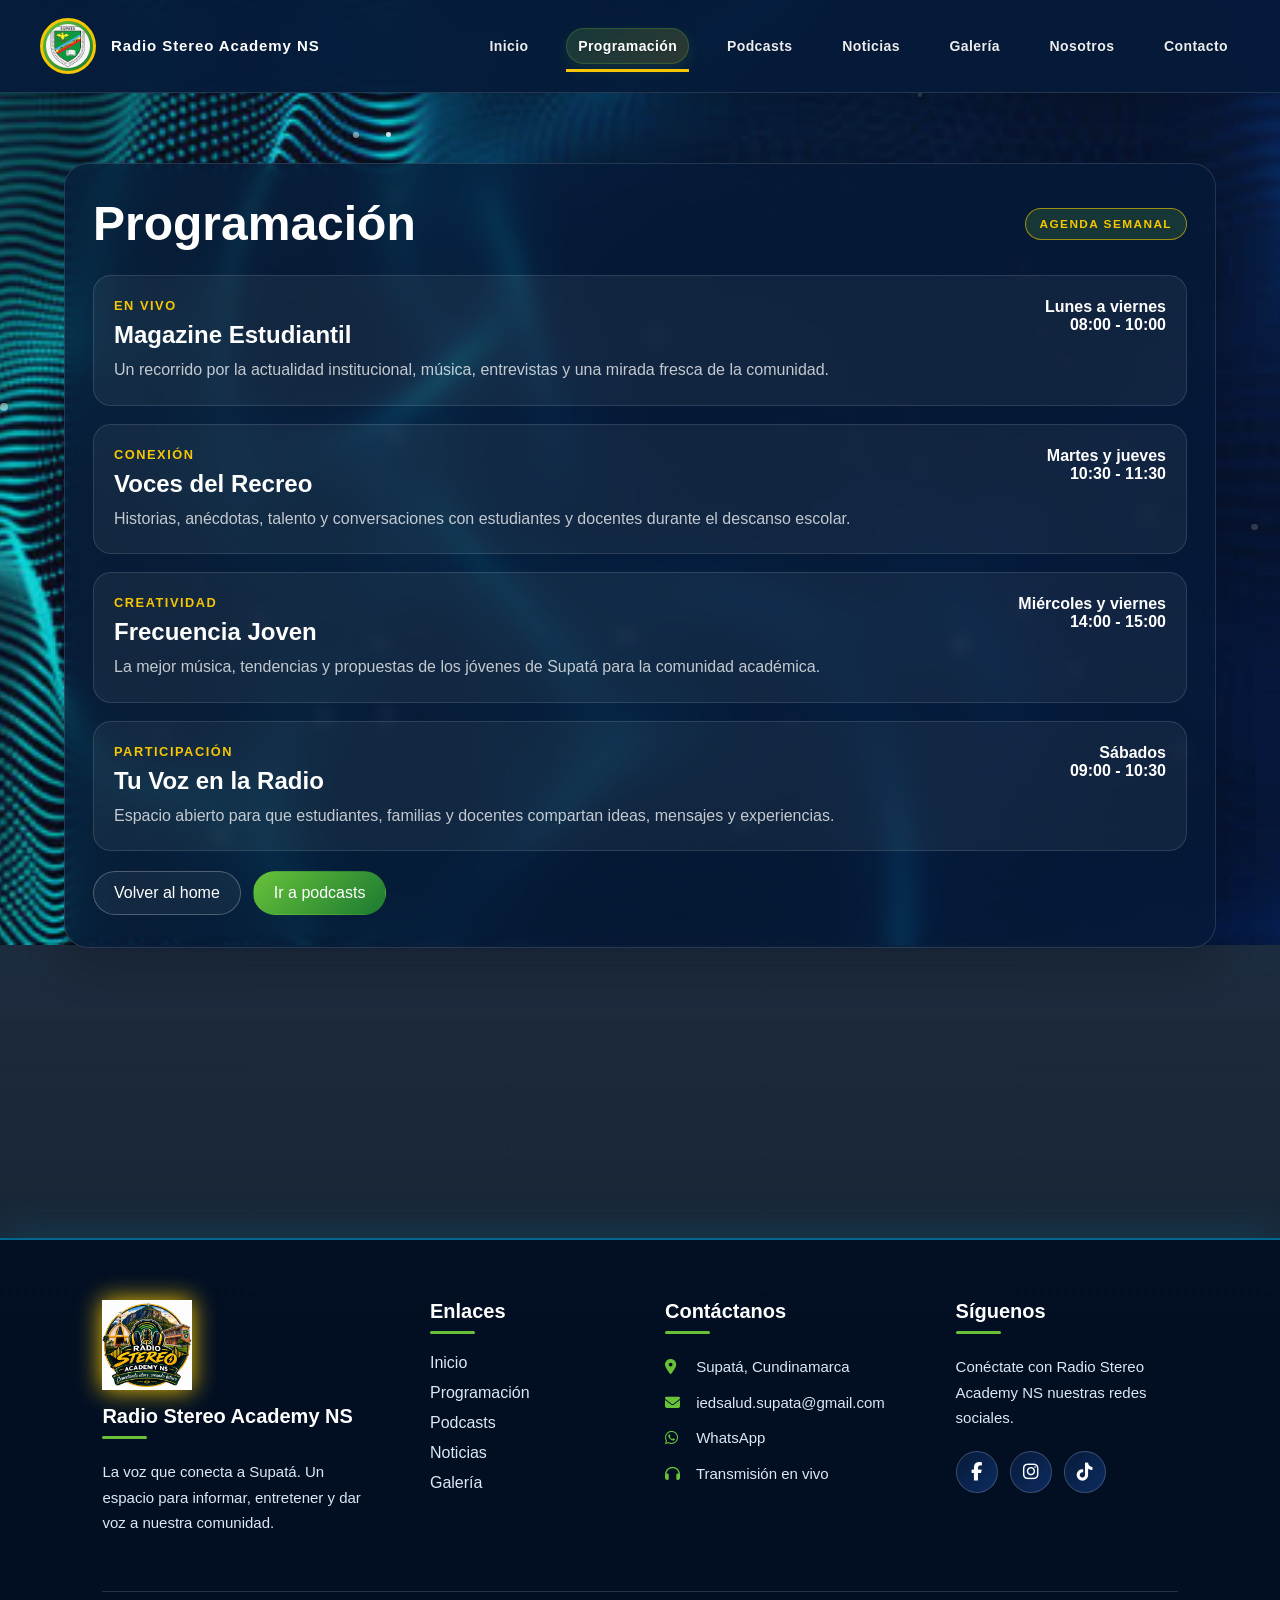
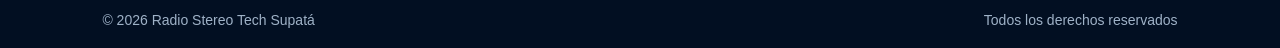
<file: Proyecto de Emisora I.E.D/HTML/Programacion.html>
<!DOCTYPE html>
<html lang="es">
<head>
    <meta charset="UTF-8">
    <meta name="viewport" content="width=device-width, initial-scale=1.0">
    <title>Programación | Radio Stereo Academy NS</title>
    <link rel="stylesheet" href="../CSS/estilos.css">
    <link rel="stylesheet" href="https://cdnjs.cloudflare.com/ajax/libs/font-awesome/6.5.2/css/all.min.css">
</head>
<body>
    <div id="particles"></div>
    <div class="ondas"></div>

    <header>
        <nav>
            <div class="ESCUDO">
                <img src="../IMG/ESCUDO.jpeg" alt="Radio Stereo Tech">
                <h2>Radio Stereo Academy NS</h2>
            </div>

            <ul>
                <li><a href="index.html">Inicio</a></li>
                <li><a href="Programacion.html" class="active">Programación</a></li>
                <li><a href="Podcasts.html">Podcasts</a></li>
                <li><a href="Noticias.html">Noticias</a></li>
                <li><a href="Galería.html">Galería</a></li>
                <li><a href="Nosotros.html">Nosotros</a></li>
                <li><a href="Contacto.html">Contacto</a></li>
            </ul>
        </nav>
    </header>

    <main class="page-shell">
        <section class="section mostrar">
            <div class="section-header">
                <h2>Programación</h2>
                <span class="badge">Agenda semanal</span>
            </div>

            <div class="programa-list">
                <article class="programa-item">
                    <div>
                        <strong>En vivo</strong>
                        <h3>Magazine Estudiantil</h3>
                        <p>Un recorrido por la actualidad institucional, música, entrevistas y una mirada fresca de la comunidad.</p>
                    </div>
                    <div class="tiempo">Lunes a viernes<br>08:00 - 10:00</div>
                </article>

                <article class="programa-item">
                    <div>
                        <strong>Conexión</strong>
                        <h3>Voces del Recreo</h3>
                        <p>Historias, anécdotas, talento y conversaciones con estudiantes y docentes durante el descanso escolar.</p>
                    </div>
                    <div class="tiempo">Martes y jueves<br>10:30 - 11:30</div>
                </article>

                <article class="programa-item">
                    <div>
                        <strong>Creatividad</strong>
                        <h3>Frecuencia Joven</h3>
                        <p>La mejor música, tendencias y propuestas de los jóvenes de Supatá para la comunidad académica.</p>
                    </div>
                    <div class="tiempo">Miércoles y viernes<br>14:00 - 15:00</div>
                </article>

                <article class="programa-item">
                    <div>
                        <strong>Participación</strong>
                        <h3>Tu Voz en la Radio</h3>
                        <p>Espacio abierto para que estudiantes, familias y docentes compartan ideas, mensajes y experiencias.</p>
                    </div>
                    <div class="tiempo">Sábados<br>09:00 - 10:30</div>
                </article>
            </div>

            <div class="back-actions">
                <a href="index.html" class="back-btn">Volver al home</a>
                <a href="Podcasts.html" class="link-btn primary">Ir a podcasts</a>
            </div>
        </section>
    </main>

    <footer class="footer">
        <div class="footer-contenido">
            <div class="footer-columna">
                <img src="../IMG/LOGO FINAL.jpeg" class="footer-logo" alt="Radio Stereo Academy NS">
                <h3>Radio Stereo Academy NS</h3>
                <p>La voz que conecta a Supatá. Un espacio para informar, entretener y dar voz a nuestra comunidad.</p>
            </div>

            <div class="footer-columna">
                <h3>Enlaces</h3>
                <ul class="footer-enlaces">
                    <li><a href="index.html">Inicio</a></li>
                    <li><a href="Programacion.html">Programación</a></li>
                    <li><a href="Podcasts.html">Podcasts</a></li>
                    <li><a href="Noticias.html">Noticias</a></li>
                    <li><a href="Galería.html">Galería</a></li>
                </ul>
            </div>

            <div class="footer-columna">
                <h3>Contáctanos</h3>
                <p><i class="fa-solid fa-location-dot"></i> Supatá, Cundinamarca</p>
                <p><i class="fa-solid fa-envelope"></i> iedsalud.supata@gmail.com</p>
                <p><i class="fa-brands fa-whatsapp"></i> WhatsApp</p>
                <p><i class="fa-solid fa-headphones"></i> Transmisión en vivo</p>
            </div>

            <div class="footer-columna">
                <h3>Síguenos</h3>
                <p>Conéctate con Radio Stereo Academy NS nuestras redes sociales.</p>
                <div class="redes">
                    <a href="https://www.facebook.com/share/1CDN9QXCuh/" aria-label="Facebook"><i class="fab fa-facebook-f"></i></a>
                    <a href="https://www.instagram.com/radio_stereoacademy_ns?utm_source=qr&srtk=MWR2aG0wbnF5Zngw" aria-label="Instagram"><i class="fab fa-instagram"></i></a>
                    <a href="https://www.tiktok.com/@academy.stereo.ns?_r=1&_t=ZS-9AZqnHLU4hR" aria-label "Tik TOK"><i class= "fab fa-tiktok"></i></a>
                </div>
            </div>
        </div>

        <div class="footer-bottom">
            <p>© 2026 Radio Stereo Tech Supatá</p>
            <p>Todos los derechos reservados</p>
        </div>
    </footer>

    <script src="../JS/script.js"></script>
</body>
</html>
</file>
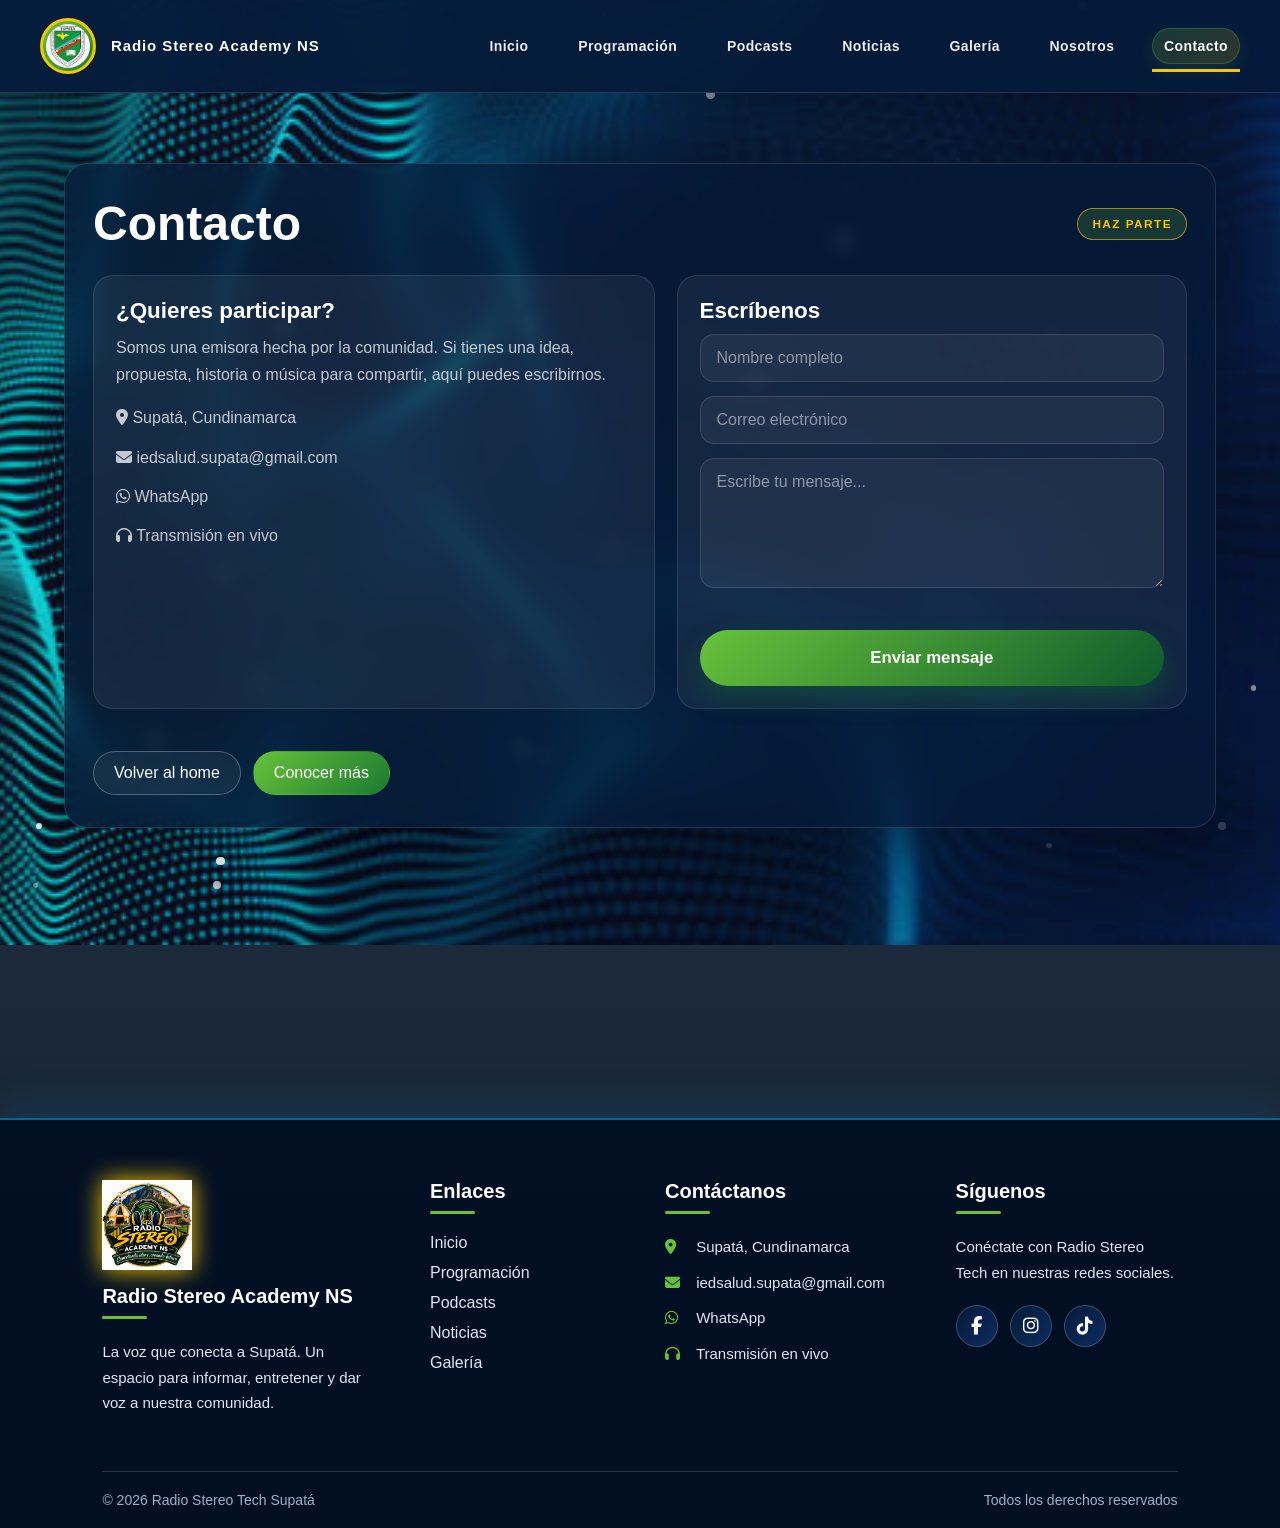
<file: Proyecto de Emisora I.E.D/Proyecto de Emisora I.E.D/HTML/Contacto.html>
<!DOCTYPE html>
<html lang="es">
<head>
    <meta charset="UTF-8">
    <meta name="viewport" content="width=device-width, initial-scale=1.0">
    <title>Contacto | Radio Stereo Academy NS</title>
    <link rel="stylesheet" href="../CSS/estilos.css">
    <link rel="stylesheet" href="https://cdnjs.cloudflare.com/ajax/libs/font-awesome/6.5.2/css/all.min.css">
</head>
<body>
    <div id="particles"></div>
    <div class="ondas"></div>

    <header>
        <nav>
            <div class="ESCUDO">
                <img src="../IMG/ESCUDO.jpeg" alt="Radio Stereo Tech">
                <h2>Radio Stereo Academy NS</h2>
            </div>

            <ul>
                <li><a href="index.html">Inicio</a></li>
                <li><a href="Programacion.html">Programación</a></li>
                <li><a href="Podcasts.html">Podcasts</a></li>
                <li><a href="Noticias.html">Noticias</a></li>
                <li><a href="Galería.html">Galería</a></li>
                <li><a href="Nosotros.html">Nosotros</a></li>
                <li><a href="Contacto.html" class="active">Contacto</a></li>
            </ul>
        </nav>
    </header>

    <main class="page-shell">
        <section class="section mostrar">
            <div class="section-header">
                <h2>Contacto</h2>
                <span class="badge">Haz parte</span>
            </div>

            <div class="contact-grid">
                <div class="contact-card">
                    <h3>¿Quieres participar?</h3>
                    <p>Somos una emisora hecha por la comunidad. Si tienes una idea, propuesta, historia o música para compartir, aquí puedes escribirnos.</p>
                    <ul class="contact-list">
                        <li><i class="fa-solid fa-location-dot"></i> Supatá, Cundinamarca</li>
                        <li><i class="fa-solid fa-envelope"></i> iedsalud.supata@gmail.com</li>
                        <li><i class="fa-brands fa-whatsapp"></i> WhatsApp</li>
                        <li><i class="fa-solid fa-headphones"></i> Transmisión en vivo</li>
                    </ul>
                </div>


               <div class="contact-card">
    <h3>Escríbenos</h3>

    <form class="contact-form" onsubmit="enviarWhatsApp(event)">
        <input type="text" id="nombre" placeholder="Nombre completo" required>

        <input type="email" id="correo" placeholder="Correo electrónico" required>

        <textarea id="mensaje" placeholder="Escribe tu mensaje..." required></textarea>

        <button type="submit" class="btn">Enviar mensaje</button>
    </form>
</div>

<script>
function enviarWhatsApp(event) {
    event.preventDefault();

    const nombre = document.getElementById("nombre").value;
    const correo = document.getElementById("correo").value;
    const mensaje = document.getElementById("mensaje").value;

    const numero = "573228805130"; // CAMBIA ESTE NÚMERO

    const texto = `Hola, mi nombre es ${nombre}.
Mi correo es: ${correo}.

Mensaje:
${mensaje}`;

    const url = `https://wa.me/${numero}?text=${encodeURIComponent(texto)}`;

    window.open(url, "_blank");
}
</script>


            <div class="back-actions">
                <a href="index.html" class="back-btn">Volver al home</a>
                <a href="Nosotros.html" class="link-btn primary">Conocer más</a>
            </div>
        </section>
    </main>

    <footer class="footer">
        <div class="footer-contenido">
            <div class="footer-columna">
                <img src="../IMG/LOGO FINAL.jpeg" class="footer-logo" alt="Radio Stereo Academy NS">
                <h3>Radio Stereo Academy NS</h3>
                <p>La voz que conecta a Supatá. Un espacio para informar, entretener y dar voz a nuestra comunidad.</p>
            </div>

            <div class="footer-columna">
                <h3>Enlaces</h3>
                <ul class="footer-enlaces">
                    <li><a href="index.html">Inicio</a></li>
                    <li><a href="Programacion.html">Programación</a></li>
                    <li><a href="Podcasts.html">Podcasts</a></li>
                    <li><a href="Noticias.html">Noticias</a></li>
                    <li><a href="Galería.html">Galería</a></li>
                </ul>
            </div>

            <div class="footer-columna">
                <h3>Contáctanos</h3>
                <p><i class="fa-solid fa-location-dot"></i> Supatá, Cundinamarca</p>
                <p><i class="fa-solid fa-envelope"></i> iedsalud.supata@gmail.com 
</p>
                <p><i class="fa-brands fa-whatsapp"></i> WhatsApp</p>
                <p><i class="fa-solid fa-headphones"></i> Transmisión en vivo</p>
            </div>

            <div class="footer-columna">
                <h3>Síguenos</h3>
                <p>Conéctate con Radio Stereo Tech en nuestras redes sociales.</p>
                <div class="redes">
                    <a href="https://www.facebook.com/share/1CDN9QXCuh/" aria-label="Facebook"><i class="fab fa-facebook-f"></i></a>
                    <a href="https://www.instagram.com/radio_stereoacademy_ns?utm_source=qr&srtk=MWR2aG0wbnF5Zngw" aria-label="Instagram"><i class="fab fa-instagram"></i></a>
                   <a href="https://www.tiktok.com/@academy.stereo.ns?_r=1&_t=ZS-9AZqnHLU4hR" aria-label "Tik TOK"><i class= "fab fa-tiktok"></i></a>
                </div>
            </div>
        </div>

        <div class="footer-bottom">
            <p>© 2026 Radio Stereo Tech Supatá</p>
            <p>Todos los derechos reservados</p>
        </div>
    </footer>

    <script src="../JS/script.js"></script>
</body>
</html>
</file>
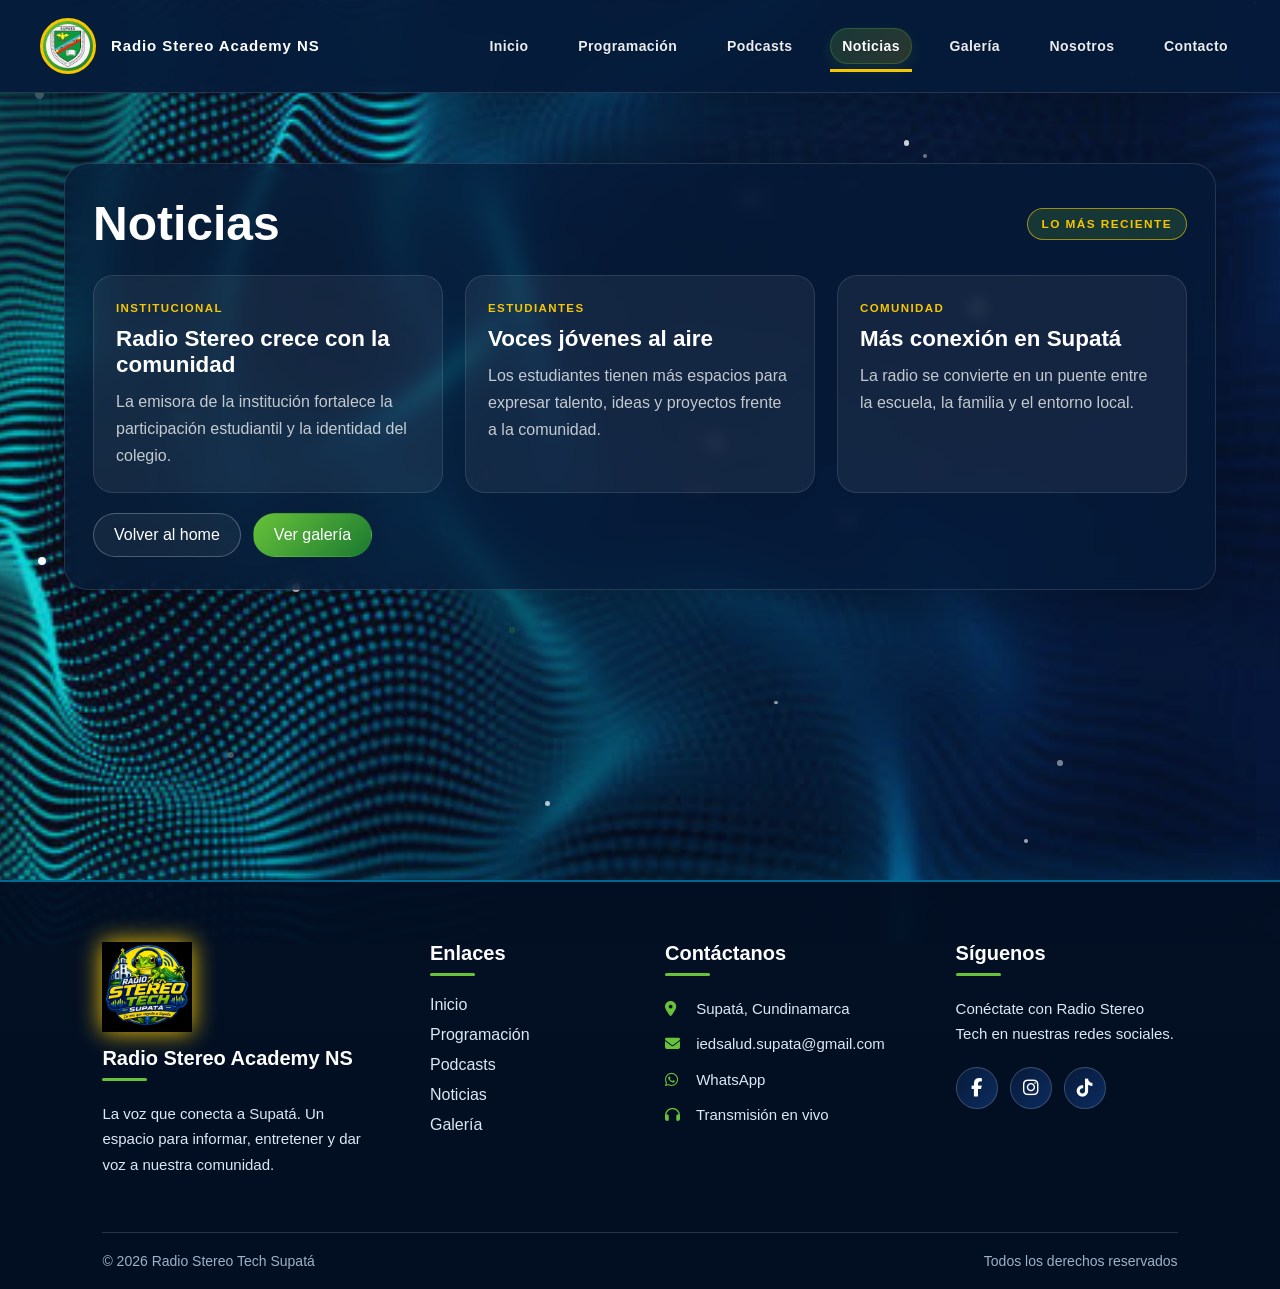
<file: Proyecto de Emisora I.E.D/Proyecto de Emisora I.E.D/HTML/Noticias.html>
<!DOCTYPE html>
<html lang="es">
<head>
    <meta charset="UTF-8">
    <meta name="viewport" content="width=device-width, initial-scale=1.0">
    <title>Noticias | Radio Stereo Academy NS</title>
    <link rel="stylesheet" href="../CSS/estilos.css">
    <link rel="stylesheet" href="https://cdnjs.cloudflare.com/ajax/libs/font-awesome/6.5.2/css/all.min.css">
</head>
<body>
    <div id="particles"></div>
    <div class="ondas"></div>

    <header>
        <nav>
            <div class="ESCUDO">
                <img src="../IMG/ESCUDO.jpeg" alt="Radio Stereo Tech">
                <h2>Radio Stereo Academy NS</h2>
            </div>

            <ul>
                <li><a href="index.html">Inicio</a></li>
                <li><a href="Programacion.html">Programación</a></li>
                <li><a href="Podcasts.html">Podcasts</a></li>
                <li><a href="Noticias.html" class="active">Noticias</a></li>
                <li><a href="Galería.html">Galería</a></li>
                <li><a href="Nosotros.html">Nosotros</a></li>
                <li><a href="Contacto.html">Contacto</a></li>
            </ul>
        </nav>
    </header>

    <main class="page-shell">
        <section class="section mostrar">
            <div class="section-header">
                <h2>Noticias</h2>
                <span class="badge">Lo más reciente</span>
            </div>

            <div class="news-grid">
                <article class="news-card">
                    <span class="tag">Institucional</span>
                    <h3>Radio Stereo crece con la comunidad</h3>
                    <p>La emisora de la institución fortalece la participación estudiantil y la identidad del colegio.</p>
                </article>

                <article class="news-card">
                    <span class="tag">Estudiantes</span>
                    <h3>Voces jóvenes al aire</h3>
                    <p>Los estudiantes tienen más espacios para expresar talento, ideas y proyectos frente a la comunidad.</p>
                </article>

                <article class="news-card">
                    <span class="tag">Comunidad</span>
                    <h3>Más conexión en Supatá</h3>
                    <p>La radio se convierte en un puente entre la escuela, la familia y el entorno local.</p>
                </article>
            </div>

            <div class="back-actions">
                <a href="index.html" class="back-btn">Volver al home</a>
                <a href="Galería.html" class="link-btn primary">Ver galería</a>
            </div>
        </section>
    </main>

    <footer class="footer">
        <div class="footer-contenido">
            <div class="footer-columna">
                <img src="../IMG/LOGOTIPO.jpeg" class="footer-logo" alt="Radio Stereo Academy NS">
                <h3>Radio Stereo Academy NS</h3>
                <p>La voz que conecta a Supatá. Un espacio para informar, entretener y dar voz a nuestra comunidad.</p>
            </div>

            <div class="footer-columna">
                <h3>Enlaces</h3>
                <ul class="footer-enlaces">
                    <li><a href="index.html">Inicio</a></li>
                    <li><a href="Programacion.html">Programación</a></li>
                    <li><a href="Podcasts.html">Podcasts</a></li>
                    <li><a href="Noticias.html">Noticias</a></li>
                    <li><a href="Galería.html">Galería</a></li>
                </ul>
            </div>

            <div class="footer-columna">
                <h3>Contáctanos</h3>
                <p><i class="fa-solid fa-location-dot"></i> Supatá, Cundinamarca</p>
                <p><i class="fa-solid fa-envelope"></i> iedsalud.supata@gmail.com 
</p>
                <p><i class="fa-brands fa-whatsapp"></i> WhatsApp</p>
                <p><i class="fa-solid fa-headphones"></i> Transmisión en vivo</p>
            </div>

            <div class="footer-columna">
                <h3>Síguenos</h3>
                <p>Conéctate con Radio Stereo Tech en nuestras redes sociales.</p>
                <div class="redes">
                    <a href="https://www.facebook.com/share/1CDN9QXCuh/" aria-label="Facebook"><i class="fab fa-facebook-f"></i></a>
                    <a href="https://www.instagram.com/radio_stereoacademy_ns?utm_source=qr&srtk=MWR2aG0wbnF5Zngw" aria-label="Instagram"><i class="fab fa-instagram"></i></a>
                    <a href="https://www.tiktok.com/@nuestrasenorasalud?_r=1&_t=ZS-9ACC7owc3L2" aria-label "Tik TOK"><i class= "fab fa-tiktok"></i></a>
                </div>
            </div>
        </div>

        <div class="footer-bottom">
            <p>© 2026 Radio Stereo Tech Supatá</p>
            <p>Todos los derechos reservados</p>
        </div>
    </footer>

    <script src="../JS/script.js"></script>
</body>
</html>
</file>
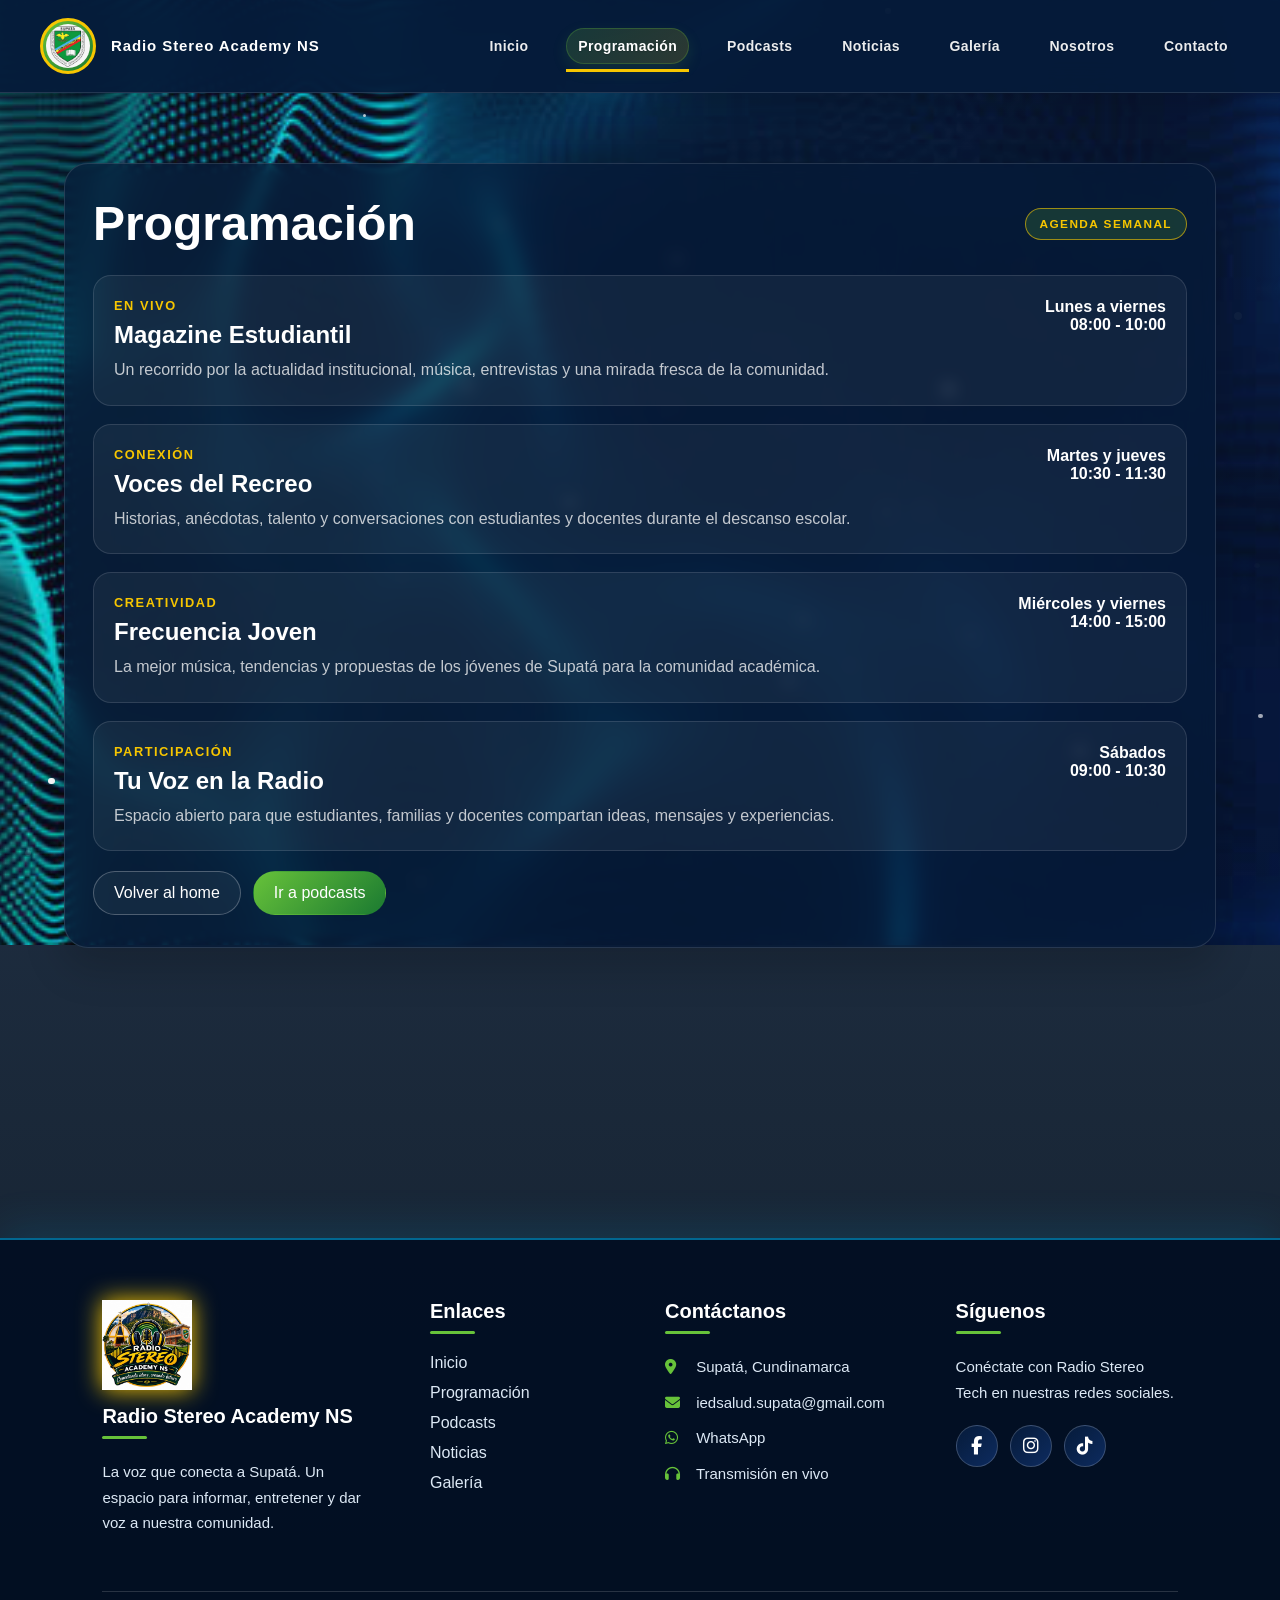
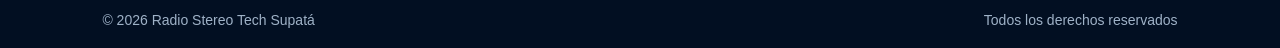
<file: Proyecto de Emisora I.E.D/Proyecto de Emisora I.E.D/HTML/Programacion.html>
<!DOCTYPE html>
<html lang="es">
<head>
    <meta charset="UTF-8">
    <meta name="viewport" content="width=device-width, initial-scale=1.0">
    <title>Programación | Radio Stereo Academy NS</title>
    <link rel="stylesheet" href="../CSS/estilos.css">
    <link rel="stylesheet" href="https://cdnjs.cloudflare.com/ajax/libs/font-awesome/6.5.2/css/all.min.css">
</head>
<body>
    <div id="particles"></div>
    <div class="ondas"></div>

    <header>
        <nav>
            <div class="ESCUDO">
                <img src="../IMG/ESCUDO.jpeg" alt="Radio Stereo Tech">
                <h2>Radio Stereo Academy NS</h2>
            </div>

            <ul>
                <li><a href="index.html">Inicio</a></li>
                <li><a href="Programacion.html" class="active">Programación</a></li>
                <li><a href="Podcasts.html">Podcasts</a></li>
                <li><a href="Noticias.html">Noticias</a></li>
                <li><a href="Galería.html">Galería</a></li>
                <li><a href="Nosotros.html">Nosotros</a></li>
                <li><a href="Contacto.html">Contacto</a></li>
            </ul>
        </nav>
    </header>

    <main class="page-shell">
        <section class="section mostrar">
            <div class="section-header">
                <h2>Programación</h2>
                <span class="badge">Agenda semanal</span>
            </div>

            <div class="programa-list">
                <article class="programa-item">
                    <div>
                        <strong>En vivo</strong>
                        <h3>Magazine Estudiantil</h3>
                        <p>Un recorrido por la actualidad institucional, música, entrevistas y una mirada fresca de la comunidad.</p>
                    </div>
                    <div class="tiempo">Lunes a viernes<br>08:00 - 10:00</div>
                </article>

                <article class="programa-item">
                    <div>
                        <strong>Conexión</strong>
                        <h3>Voces del Recreo</h3>
                        <p>Historias, anécdotas, talento y conversaciones con estudiantes y docentes durante el descanso escolar.</p>
                    </div>
                    <div class="tiempo">Martes y jueves<br>10:30 - 11:30</div>
                </article>

                <article class="programa-item">
                    <div>
                        <strong>Creatividad</strong>
                        <h3>Frecuencia Joven</h3>
                        <p>La mejor música, tendencias y propuestas de los jóvenes de Supatá para la comunidad académica.</p>
                    </div>
                    <div class="tiempo">Miércoles y viernes<br>14:00 - 15:00</div>
                </article>

                <article class="programa-item">
                    <div>
                        <strong>Participación</strong>
                        <h3>Tu Voz en la Radio</h3>
                        <p>Espacio abierto para que estudiantes, familias y docentes compartan ideas, mensajes y experiencias.</p>
                    </div>
                    <div class="tiempo">Sábados<br>09:00 - 10:30</div>
                </article>
            </div>

            <div class="back-actions">
                <a href="index.html" class="back-btn">Volver al home</a>
                <a href="Podcasts.html" class="link-btn primary">Ir a podcasts</a>
            </div>
        </section>
    </main>

    <footer class="footer">
        <div class="footer-contenido">
            <div class="footer-columna">
                <img src="../IMG/LOGO FINAL.jpeg" class="footer-logo" alt="Radio Stereo Academy NS">
                <h3>Radio Stereo Academy NS</h3>
                <p>La voz que conecta a Supatá. Un espacio para informar, entretener y dar voz a nuestra comunidad.</p>
            </div>

            <div class="footer-columna">
                <h3>Enlaces</h3>
                <ul class="footer-enlaces">
                    <li><a href="index.html">Inicio</a></li>
                    <li><a href="Programacion.html">Programación</a></li>
                    <li><a href="Podcasts.html">Podcasts</a></li>
                    <li><a href="Noticias.html">Noticias</a></li>
                    <li><a href="Galería.html">Galería</a></li>
                </ul>
            </div>

            <div class="footer-columna">
                <h3>Contáctanos</h3>
                <p><i class="fa-solid fa-location-dot"></i> Supatá, Cundinamarca</p>
                <p><i class="fa-solid fa-envelope"></i> iedsalud.supata@gmail.com</p>
                <p><i class="fa-brands fa-whatsapp"></i> WhatsApp</p>
                <p><i class="fa-solid fa-headphones"></i> Transmisión en vivo</p>
            </div>

            <div class="footer-columna">
                <h3>Síguenos</h3>
                <p>Conéctate con Radio Stereo Tech en nuestras redes sociales.</p>
                <div class="redes">
                    <a href="https://www.facebook.com/share/1CDN9QXCuh/" aria-label="Facebook"><i class="fab fa-facebook-f"></i></a>
                    <a href="https://www.instagram.com/radio_stereoacademy_ns?utm_source=qr&srtk=MWR2aG0wbnF5Zngw" aria-label="Instagram"><i class="fab fa-instagram"></i></a>
                    <a href="https://www.tiktok.com/@academy.stereo.ns?_r=1&_t=ZS-9AZqnHLU4hR" aria-label "Tik TOK"><i class= "fab fa-tiktok"></i></a>
                </div>
            </div>
        </div>

        <div class="footer-bottom">
            <p>© 2026 Radio Stereo Tech Supatá</p>
            <p>Todos los derechos reservados</p>
        </div>
    </footer>

    <script src="../JS/script.js"></script>
</body>
</html>
</file>
<file: Proyecto de Emisora I.E.D/CSS/estilos.css>
/*==========================
    PALETA DE COLORES
===========================*/

:root {
  --azul: #0057D9;
  --azulOscuro: #061B3A;
  --amarillo: #F7C600;
  --verde: #67C23A;
  --verdeOscuro: #1b7a31;
  --verdeFuerte: #0f5a2d;
  --verdeSoft: #dff5e8;
  --blanco: #FFFFFF;
  --gris: #f4f4f4;
  --grisOscuro: #1f2d2a;
  --texto: #10251d;
  --sombra: rgba(0, 0, 0, 0.18);
  --display: "Space Grotesk", sans-serif;
  --body: "DM Sans", sans-serif;
}

/*==========================
    REGLAS GENERALES
===========================*/

* {
  margin: 0;
  padding: 0;
  box-sizing: border-box;
  font-family: var(--body);
}

html {
  scroll-behavior: smooth;
}

body {
  margin: 0;
  padding: 0;
  color: white;
  overflow-x: hidden;

  background:
    radial-gradient(
      circle at top,
      rgba(16, 120, 73, 0.12),
      transparent 28%
    ),
    linear-gradient(
      180deg,
      rgba(6, 27, 58, 0.86) 0%,
      rgba(4, 17, 30, 0.94) 100%
    );
}

a {
  color: inherit;
  text-decoration: none;
}

img {
  max-width: 100%;
  display: block;
}

button,
input,
textarea {
  font: inherit;
}

h1,
h2,
h3,
h4,
h5 {
  font-family: var(--display);
  margin: 0;
}

/*==========================
    FONDO ANIMADO
===========================*/

body::before {
  content: "";
  position: fixed;
  top: -5%;
  left: -5%;
  width: 110%;
  height: 110%;

  background: url("../IMG/FONDO.jpeg") no-repeat center center;
  background-size: cover;

  z-index: -3;
  animation: moverFondo 20s ease-in-out infinite alternate;
  opacity: 0.8;
}

@keyframes moverFondo {
  0% {
    transform: scale(1) translateX(0) translateY(0);
  }

  50% {
    transform: scale(1.08) translateX(-20px) translateY(-15px);
  }

  100% {
    transform: scale(1) translateX(20px) translateY(15px);
  }
}

/*==========================
    PARTÍCULAS
===========================*/

#particles {
  position: fixed;
  inset: 0;
  width: 100%;
  height: 100%;
  z-index: -2;
  pointer-events: none;

  background:
    radial-gradient(
      circle at 20% 20%,
      rgba(255, 255, 255, 0.20) 2px,
      transparent 2px
    ),
    radial-gradient(
      circle at 80% 30%,
      rgba(247, 198, 0, 0.25) 2px,
      transparent 2px
    ),
    radial-gradient(
      circle at 40% 70%,
      rgba(103, 194, 58, 0.20) 3px,
      transparent 3px
    );

  animation: fondo 15s linear infinite;
}

@keyframes fondo {
  0% {
    transform: translateY(0);
  }

  100% {
    transform: translateY(-120px);
  }
}

/*==========================
    ONDAS
===========================*/

.ondas {
  position: fixed;
  bottom: 0;
  left: 0;
  width: 200%;
  height: 220px;

  background: url("https://svgshare.com/i/16rN.svg");

  opacity: 0.12;
  animation: ondas 15s linear infinite;
  z-index: -1;
  pointer-events: none;
}

@keyframes ondas {
  0% {
    transform: translateX(0);
  }

  100% {
    transform: translateX(-50%);
  }
}

/*==========================
    MENÚ
===========================*/

header {
  position: sticky;
  top: 0;
  width: 100%;

  padding: 18px 40px;

  background: rgba(6, 27, 58, 0.94);
  backdrop-filter: blur(15px);

  z-index: 999;

  box-shadow: 0 8px 22px rgba(0, 0, 0, 0.18);

  border-bottom: 1px solid rgba(255, 255, 255, 0.12);
}

nav {
  display: flex;
  justify-content: space-between;
  align-items: center;

  max-width: 1380px;
  margin: 0 auto;
}

.ESCUDO {
  display: flex;
  align-items: center;
  gap: 15px;
  min-width: 230px;
}

.ESCUDO img {
  width: 56px;
  height: 56px;

  border-radius: 50%;
  border: 3px solid var(--amarillo);

  background:
    linear-gradient(
      135deg,
      var(--verde),
      var(--verdeOscuro)
    );

  padding: 3px;
  object-fit: cover;
}

.ESCUDO h2 {
  font-size: 15px;
  line-height: 1.1;
  color: var(--blanco);

  font-family: var(--display);
  letter-spacing: 0.06em;
}

.ESCUDO h2 span {
  color: var(--amarillo);
  font-size: 11px;
  font-weight: 700;
}

nav ul {
  display: flex;
  list-style: none;

  gap: clamp(16px, 2vw, 28px);

  flex-wrap: wrap;
  justify-content: center;
}

nav ul li a {
  text-decoration: none;

  color: rgba(255, 255, 255, 0.92);

  font-weight: 700;

  transition: 0.35s ease;

  position: relative;

  font-size: 14px;
  letter-spacing: 0.03em;

  padding: 10px 12px;

  border-radius: 999px;

  text-shadow: 0 1px 1px rgba(0, 0, 0, 0.2);
}

nav ul li a:hover,
nav ul li a.active {
  color: var(--blanco);

  background:
    linear-gradient(
      135deg,
      rgba(103, 194, 58, 0.18),
      rgba(247, 198, 0, 0.16)
    );

  box-shadow:
    inset 0 0 0 1px rgba(103, 194, 58, 0.25),
    0 6px 16px rgba(103, 194, 58, 0.12);
}

nav ul li a::after {
  content: "";

  position: absolute;
  left: 0;
  bottom: -8px;

  width: 0;
  height: 3px;

  background: var(--amarillo);

  transition: 0.4s;
}

nav ul li a:hover::after,
nav ul li a.active::after {
  width: 100%;
}

/*==========================
    BANNER PROMOCIONAL
===========================*/

.promo-banner {
  background:
    linear-gradient(
      90deg,
      var(--verdeOscuro),
      var(--verde),
      var(--verdeOscuro)
    );

  border-top: 3px solid var(--amarillo);
  border-bottom: 3px solid var(--amarillo);

  overflow: hidden;

  box-shadow:
    inset 0 0 0 2px rgba(255, 255, 255, 0.15);
}

.promo-marquee {
  display: flex;
  align-items: center;
  gap: 1.2rem;

  width: max-content;

  padding: 14px 0;

  color: #f8f8f3;

  text-transform: uppercase;

  font-weight: 700;
  letter-spacing: 0.12em;

  white-space: nowrap;

  animation: marquee 20s linear infinite;

  font-family: var(--display);

  font-size: clamp(12px, 1.5vw, 16px);
}

@keyframes marquee {
  from {
    transform: translateX(0);
  }

  to {
    transform: translateX(-50%);
  }
}

/*==========================
    HERO
===========================*/

.inicio {
  min-height: auto;
  display: grid;

  padding-top: 20px;
  padding-bottom: 0;
}

.hero {
  max-width: 1380px;
  margin: 0 auto;

  padding: 60px 5vw 40px;

  display: grid;

  grid-template-columns:
    minmax(0, 1fr)
    minmax(360px, 0.9fr);

  gap: 5vw;

  align-items: center;

  min-height: 700px;

  position: relative;

  background:
    linear-gradient(
      120deg,
      rgba(233, 241, 232, 0.97) 0%,
      rgba(247, 248, 241, 0.97) 57%,
      rgba(249, 239, 201, 0.95) 100%
    );

  overflow: hidden;
}

.hero::before {
  content: "";

  position: absolute;

  right: 0;
  top: 0;

  width: 260px;
  height: 180px;

  opacity: 0.7;

  background-image:
    radial-gradient(
      rgba(11, 143, 77, 0.22) 1px,
      transparent 1px
    );

  background-size: 18px 18px;
}

.hero-copy {
  position: relative;
  z-index: 1;

  color: var(--texto);

  max-width: 680px;
}

.eyebrow {
  margin: 0 0 18px;

  font-size: 11px;
  font-weight: 700;

  letter-spacing: 0.16em;

  text-transform: uppercase;

  color: var(--verdeOscuro);
}

.live-dot {
  display: inline-block;

  width: 8px;
  height: 8px;

  border-radius: 50%;

  background: #e33c2f;

  box-shadow:
    0 0 0 5px rgba(227, 60, 47, 0.14);

  margin-right: 9px;
}

.hero h1 {
  margin: 0;

  color: var(--texto);

  font-family: var(--display);

  font-size: clamp(3.5rem, 6vw, 7rem);

  line-height: 0.91;

  letter-spacing: -0.075em;

  font-weight: 800;
}

.hero h1 em {
  color: var(--verde);

  font-style: normal;

  text-shadow:
    2px 2px 0 var(--amarillo);
}

.hero-intro {
  margin: 28px 0;

  max-width: 520px;

  font-family: var(--body);

  font-size: 17px;

  line-height: 1.7;

  font-weight: 400;

  color: #4c5c57;
}

.hero-actions {
  display: flex;

  align-items: center;

  flex-wrap: wrap;

  gap: 26px;
}

.btn-hero {
  margin-top: 0;

  background:
    linear-gradient(
      135deg,
      var(--verde),
      var(--verdeOscuro)
    );

  color: white;

  border: 0;

  border-radius: 999px;

  box-shadow:
    0 10px 25px rgba(11, 143, 77, 0.2);

  padding: 16px 24px;

  cursor: pointer;

  font-weight: 700;

  transition: 0.25s ease;
}

.btn-hero:hover {
  transform: translateY(-3px);

  box-shadow:
    0 15px 30px rgba(11, 143, 77, 0.3);
}

.text-link {
  color: var(--verdeOscuro);

  font-size: 13px;

  font-weight: 700;

  transition: 0.2s ease;
}

.text-link:hover {
  color: var(--verdeFuerte);
}

.text-link span {
  color: var(--amarillo);

  margin-left: 8px;
}

.hero-badges {
  display: flex;

  flex-wrap: wrap;

  gap: 14px;

  margin-top: 26px;
}

.hero-badges > div {
  background: rgba(255, 255, 255, 0.5);

  border:
    1px solid rgba(11, 93, 54, 0.12);

  border-radius: 14px;

  box-shadow:
    0 12px 18px rgba(16, 37, 29, 0.04);

  display: grid;

  min-width: 120px;

  padding: 12px 16px;
}

.hero-badges strong {
  color: var(--verdeOscuro);

  font-family: var(--display);

  font-size: 1.4rem;
}

.hero-badges span {
  color: #62756d;

  font-size: 11px;

  letter-spacing: 0.08em;

  text-transform: uppercase;
}

/*==========================
    ARTE DEL HERO
===========================*/

.hero-art {
  position: relative;

  display: flex;

  align-items: center;

  justify-content: center;

  min-height: 420px;

  transition: transform 0.25s ease;
}

.art-ring {
  position: absolute;

  border:
    1px solid rgba(11, 143, 77, 0.25);

  border-radius: 50%;
}

.ring-one {
  width: 430px;
  height: 430px;
}

.ring-two {
  width: 340px;
  height: 340px;

  border-color:
    rgba(242, 185, 0, 0.42);
}

.logo-window {
  width: 300px;
  height: 300px;

  border-radius: 50%;

  overflow: hidden;

  background: var(--blanco);

  border: 13px solid var(--texto);

  box-shadow:
    17px 19px 0 var(--amarillo),
    0 25px 45px rgba(11, 47, 38, 0.2);

  transform: rotate(-4deg);

  position: relative;

  z-index: 1;
}

.logo-window img {
  width: 100%;
  height: 100%;

  object-fit: cover;
}

.signal-badge {
  position: absolute;

  right: 3%;
  top: 12%;

  width: 84px;
  height: 84px;

  border: 4px solid var(--texto);

  border-radius: 50%;

  background: var(--amarillo);

  display: grid;

  place-content: center;

  text-align: center;

  transform: rotate(10deg);

  z-index: 2;
}

.signal-badge span {
  font-family: var(--display);

  font-size: 25px;

  font-weight: 700;

  color: var(--texto);
}

.signal-badge small {
  font-size: 7px;

  font-weight: 700;

  letter-spacing: 0.08em;
}

.art-caption {
  position: absolute;

  right: 1%;
  bottom: 2%;

  transform: rotate(-8deg);

  text-align: center;

  color: var(--verdeOscuro);

  font-size: 10px;

  letter-spacing: 0.16em;

  line-height: 1.5;
}

.art-caption strong {
  color: var(--texto);

  font-size: 12px;
}

/*==========================
    INFORMACIÓN RÁPIDA
===========================*/

.quick-info {
  max-width: 1380px;

  margin: 0 auto;

  background: rgba(11, 47, 38, 0.96);

  color: white;

  display: grid;

  grid-template-columns: repeat(3, 1fr);

  padding: 26px 5vw;

  border-top: 3px solid var(--amarillo);

  border-bottom:
    3px solid rgba(247, 198, 0, 0.5);
}

.quick-info > div {
  display: flex;

  align-items: center;

  gap: 15px;

  padding: 8px 2vw;

  border-right:
    1px solid rgba(255, 255, 255, 0.17);
}

.quick-info > div:last-child {
  border-right: none;
}

.info-icon {
  color: var(--amarillo);

  font-size: 1.3rem;
}

.quick-info p {
  display: grid;

  gap: 4px;
}

.quick-info p strong {
  font-size: 0.9rem;

  letter-spacing: 0.04em;
}

.quick-info p span {
  color: rgba(255, 255, 255, 0.78);

  font-size: 0.78rem;
}

/*==========================
    LOGO PRINCIPAL
===========================*/

.logo-principal {
  width: 250px;

  animation:
    flotar 3s ease-in-out infinite;
}

@keyframes flotar {
  0%,
  100% {
    transform: translateY(0);
  }

  50% {
    transform: translateY(-15px);
  }
}

/*==========================
    BOTONES
===========================*/

.btn {
  margin-top: 28px;

  background:
    linear-gradient(
      135deg,
      var(--verde),
      var(--verdeFuerte)
    );

  color: white;

  border: none;

  padding: 18px 28px;

  border-radius: 50px;

  font-size: 1.05rem;

  font-weight: 700;

  cursor: pointer;

  box-shadow:
    0 12px 25px rgba(16, 122, 49, 0.35);

  transition: 0.25s ease;
}

.btn:hover {
  transform: translateY(-2px) scale(1.04);

  box-shadow:
    0 0 30px rgba(103, 194, 58, 0.6);
}

.btn-secondary {
  background: transparent;

  border: 2px solid rgba(255, 255, 255, 0.7);

  color: white;
}

/*==========================
    ECUAlIZADOR
===========================*/

.ecualizador {
  display: flex;

  align-items: flex-end;

  justify-content: center;

  gap: 6px;

  margin-top: 30px;

  height: 100px;
}

.ecualizador span {
  width: 10px;

  height: 30px;

  background:
    linear-gradient(
      180deg,
      #F7C600,
      #67C23A
    );

  border-radius: 10px 10px 0 0;

  box-shadow:
    0 0 10px rgba(103, 194, 58, 0.7);

  transition: height 0.2s ease;
}

/*==========================
    SECCIONES GENERALES
===========================*/

.page-shell {
  max-width: 1200px;

  margin: 0 auto;

  padding: 70px 24px 80px;
}

.section {
  background: rgba(6, 27, 58, 0.72);

  border:
    1px solid rgba(255, 255, 255, 0.12);

  border-radius: 24px;

  box-shadow:
    0 20px 40px rgba(0, 0, 0, 0.18);

  padding: 32px 28px;

  margin-bottom: 30px;

  backdrop-filter: blur(8px);

  opacity: 0;

  transform: translateY(24px);

  transition: 0.6s ease;
}

.section.mostrar {
  opacity: 1;

  transform: translateY(0);
}

.section-header {
  display: flex;

  justify-content: space-between;

  align-items: center;

  gap: 16px;

  margin-bottom: 24px;

  flex-wrap: wrap;
}

.section-header h2 {
  font-size: clamp(2rem, 4vw, 3rem);

  color: white;
}

.section-header p {
  color: rgba(255, 255, 255, 0.75);
}

.badge {
  display: inline-block;

  padding: 8px 14px;

  background:
    rgba(103, 194, 58, 0.18);

  border:
    1px solid rgba(247, 198, 0, 0.6);

  border-radius: 999px;

  color: #F7C600;

  font-size: 0.74rem;

  letter-spacing: 0.12em;

  text-transform: uppercase;

  font-weight: bold;
}

/*==========================
    GRID DE TARJETAS
===========================*/

.card-grid {
  display: grid;

  grid-template-columns:
    repeat(3, minmax(0, 1fr));

  gap: 22px;
}

.card {
  background: rgba(255, 255, 255, 0.06);

  border:
    1px solid rgba(255, 255, 255, 0.1);

  border-radius: 20px;

  padding: 24px;

  transition:
    transform 0.25s ease,
    box-shadow 0.25s ease;
}

.card:hover {
  transform: translateY(-6px);

  box-shadow:
    0 16px 28px rgba(0, 0, 0, 0.18);
}

.card h3 {
  color: white;

  font-size: 1.6rem;

  margin: 14px 0 10px;
}

.card p {
  color: rgba(255, 255, 255, 0.75);

  line-height: 1.6;
}

.card .hora {
  color: #F7C600;

  font-weight: 700;

  letter-spacing: 0.04em;

  text-transform: uppercase;

  font-size: 0.8rem;
}

.card .mini-line {
  width: 54px;

  height: 3px;

  background:
    linear-gradient(
      90deg,
      #F7C600,
      #67C23A
    );

  border-radius: 999px;

  margin-top: 10px;
}

/*==========================
    BANNER DESTACADO
===========================*/

.feature-band {
  background:
    linear-gradient(
      135deg,
      rgba(103, 194, 58, 0.9),
      rgba(7, 109, 52, 0.9)
    );

  border-radius: 24px;

  padding: 28px 30px;

  display: flex;

  justify-content: space-between;

  align-items: center;

  gap: 18px;

  flex-wrap: wrap;

  margin-bottom: 30px;

  border:
    1px solid rgba(255, 255, 255, 0.2);
}

.feature-band h3 {
  font-size: clamp(1.3rem, 2vw, 2.1rem);

  color: white;
}

.feature-band p {
  color: rgba(255, 255, 255, 0.85);

  max-width: 700px;
}

/*==========================
    BOTONES DE NAVEGACIÓN
===========================*/

.back-actions {
  display: flex;

  gap: 12px;

  flex-wrap: wrap;

  margin-top: 20px;
}

.back-btn,
.link-btn {
  display: inline-flex;

  align-items: center;

  justify-content: center;

  padding: 12px 20px;

  border-radius: 999px;

  border:
    1px solid rgba(255, 255, 255, 0.25);

  color: white;

  background:
    rgba(255, 255, 255, 0.05);

  transition: 0.25s ease;
}

.back-btn:hover,
.link-btn:hover {
  transform: translateY(-2px);

  background:
    rgba(247, 198, 0, 0.14);
}

.link-btn.primary {
  background:
    linear-gradient(
      135deg,
      var(--verde),
      var(--verdeOscuro)
    );

  border-color: transparent;
}

/*==========================
    PROGRAMACIÓN
===========================*/

.programa-list {
  display: grid;

  gap: 18px;
}

.programa-item {
  display: flex;

  justify-content: space-between;

  gap: 18px;

  padding: 22px 20px;

  border-radius: 18px;

  background:
    rgba(255, 255, 255, 0.05);

  border:
    1px solid rgba(255, 255, 255, 0.12);
}

.programa-item strong {
  display: block;

  color: #F7C600;

  font-size: 0.8rem;

  letter-spacing: 0.12em;

  text-transform: uppercase;

  margin-bottom: 8px;
}

.programa-item h3 {
  font-size: 1.5rem;

  color: white;

  margin-bottom: 8px;
}

.programa-item p {
  color: rgba(255, 255, 255, 0.75);

  line-height: 1.6;
}

.programa-item .tiempo {
  min-width: 150px;

  font-weight: 700;

  color: white;

  text-align: right;
}

/*==========================
    PODCASTS
===========================*/

.podcast-grid,
.news-grid,
.gallery-grid,
.stats-grid,
.contact-grid {
  display: grid;

  gap: 22px;
}

.podcast-grid {
  grid-template-columns:
    repeat(3, minmax(0, 1fr));
}

.podcast-card,
.news-card,
.gallery-card,
.contact-card {
  background:
    rgba(255, 255, 255, 0.06);

  border:
    1px solid rgba(255, 255, 255, 0.1);

  border-radius: 20px;

  padding: 22px;
}

.podcast-cover {
  height: 180px;

  border-radius: 18px;

  background:
    linear-gradient(
      135deg,
      rgba(247, 198, 0, 0.8),
      rgba(103, 194, 58, 0.6)
    );

  display: flex;

  align-items: center;

  justify-content: center;

  color: white;

  font-size: 3rem;

  margin-bottom: 18px;
}

.podcast-card h3,
.news-card h3,
.contact-card h3 {
  margin: 0 0 10px;

  color: white;

  font-size: 1.4rem;
}

.podcast-card p,
.news-card p,
.contact-card p,
.contact-card li {
  color: rgba(255, 255, 255, 0.75);

  line-height: 1.7;
}

/*==========================
    NOTICIAS
===========================*/

.news-grid {
  grid-template-columns:
    repeat(3, minmax(0, 1fr));
}

.news-card .tag {
  display: inline-block;

  margin-bottom: 12px;

  font-size: 0.72rem;

  letter-spacing: 0.12em;

  text-transform: uppercase;

  color: #F7C600;

  font-weight: 700;
}

/*==========================
    NOSOTROS
===========================*/

.stats-grid {
  grid-template-columns:
    repeat(4, minmax(0, 1fr));

  margin-top: 20px;
}

.stat-box {
  background:
    rgba(255, 255, 255, 0.04);

  border:
    1px solid rgba(255, 255, 255, 0.12);

  border-radius: 20px;

  padding: 24px;

  text-align: center;
}

.stat-box strong {
  color: #F7C600;

  font-size: 2.2rem;

  display: block;

  margin-bottom: 10px;
}

.stat-box span {
  color: rgba(255, 255, 255, 0.8);
}

.team-box {
  margin-top: 12px;

  display: grid;

  gap: 16px;

  grid-template-columns:
    repeat(2, minmax(0, 1fr));
}

.team-item {
  background:
    rgba(255, 255, 255, 0.05);

  border-radius: 18px;

  padding: 18px;

  border:
    1px solid rgba(255, 255, 255, 0.1);
}

.team-item h4 {
  color: white;

  font-size: 1.2rem;

  margin-bottom: 8px;
}

/*==========================
    GALERÍA
===========================*/

.gallery-grid {
  grid-template-columns:
    repeat(3, minmax(0, 1fr));
}

.gallery-card {
  overflow: hidden;
}

.gallery-thumb {
  height: 220px;

  border-radius: 16px;

  background:
    linear-gradient(
      135deg,
      rgba(103, 194, 58, 0.8),
      rgba(247, 198, 0, 0.75)
    );

  display: flex;

  align-items: center;

  justify-content: center;

  font-size: 3rem;

  margin-bottom: 14px;
}

/*==========================
    CONTACTO
===========================*/

.contact-grid {
  grid-template-columns: 1.1fr 1fr;
}

.contact-list {
  list-style: none;

  display: grid;

  gap: 12px;

  margin-top: 16px;
}

.contact-form {
  display: grid;

  gap: 14px;
}

.contact-form input,
.contact-form textarea {
  width: 100%;

  border-radius: 14px;

  border:
    1px solid rgba(255, 255, 255, 0.12);

  background:
    rgba(255, 255, 255, 0.05);

  color: white;

  padding: 14px 16px;
}

.contact-form input::placeholder,
.contact-form textarea::placeholder {
  color: rgba(255, 255, 255, 0.5);
}

.contact-form textarea {
  min-height: 130px;

  resize: vertical;
}

/*==========================
    FOOTER
===========================*/

.footer {
  margin-top: 180px;

  background:
    rgba(3, 15, 35, 0.96);

  border-top:
    2px solid rgba(0, 191, 255, 0.5);

  padding:
    60px 8% 20px;

  position: relative;

  z-index: 5;

  box-shadow:
    0 -10px 40px rgba(0, 191, 255, 0.12);
}

.footer-contenido {
  max-width: 1200px;

  margin: auto;

  display: grid;

  grid-template-columns:
    1.5fr 1fr 1.3fr 1.2fr;

  gap: 50px;
}

.footer-columna {
  color: white;
}

.footer-columna h3 {
  font-size: 20px;

  margin-bottom: 20px;

  color: #FFFFFF;

  position: relative;
}

.footer-columna h3::after {
  content: "";

  display: block;

  width: 45px;

  height: 3px;

  margin-top: 8px;

  background: #67C23A;

  border-radius: 10px;
}

.footer-logo {
  width: 90px;

  margin-bottom: 15px;

  filter:
    drop-shadow(0 0 12px #F7C600);
}

.footer-columna p {
  color: #dce8f5;

  line-height: 1.7;

  font-size: 15px;

  margin-bottom: 10px;
}

.footer-enlaces {
  list-style: none;

  padding: 0;
}

.footer-enlaces li {
  margin-bottom: 12px;
}

.footer-enlaces a {
  color: #dce8f5;

  text-decoration: none;

  transition: 0.3s;
}

.footer-enlaces a:hover {
  color: #67C23A;

  padding-left: 8px;
}

.footer-columna p i {
  color: #67C23A;

  width: 22px;

  margin-right: 5px;
}

.redes {
  display: flex;

  gap: 12px;

  margin-top: 20px;
}

.redes a {
  width: 42px;
  height: 42px;

  display: flex;

  align-items: center;

  justify-content: center;

  border-radius: 50%;

  color: white;

  background:
    linear-gradient(
      135deg,
      #061B3A 0%,
      #0d2b5f 100%
    );

  border:
    1px solid rgba(255, 255, 255, 0.2);

  text-decoration: none;

  font-size: 18px;

  position: relative;

  overflow: hidden;

  transition:
    transform 0.25s ease,
    box-shadow 0.25s ease,
    background 0.25s ease,
    border-color 0.25s ease;
}

.redes a::before {
  content: "";

  position: absolute;

  inset: 0;

  background:
    linear-gradient(
      135deg,
      rgba(255, 255, 255, 0.35),
      rgba(255, 255, 255, 0)
    );

  opacity: 0;

  transition: opacity 0.25s ease;
}

.redes a:hover {
  background:
    linear-gradient(
      135deg,
      #7ccf2d 0%,
      #67C23A 55%,
      #d4b82a 100%
    );

  color: white;

  transform:
    translateY(-6px)
    scale(1.1)
    rotate(5deg);

  box-shadow:
    0 0 18px rgba(103, 194, 58, 0.8),
    0 0 28px rgba(255, 202, 40, 0.6);

  border-color:
    rgba(255, 255, 255, 0.55);
}

.redes a:hover::before {
  opacity: 1;
}

.footer-bottom {
  max-width: 1200px;

  margin: 45px auto 0;

  padding-top: 20px;

  border-top:
    1px solid rgba(255, 255, 255, 0.15);

  display: flex;

  justify-content: space-between;

  align-items: center;
}

.footer-bottom p {
  margin: 0;

  color: #9fb2c7;

  font-size: 14px;
}

/*==========================
    ANIMACIÓN DE SECCIONES
===========================*/

/*
   IMPORTANTE:
   No usamos "section { opacity: 0; }"
   porque eso ocultaría el HERO.

   Solo las secciones que tengan
   la clase .section se animan.
*/

.section {
  opacity: 0;

  transform: translateY(24px);

  transition:
    opacity 0.6s ease,
    transform 0.6s ease;
}

.section.mostrar {
  opacity: 1;

  transform: translateY(0);
}

/*==========================
    RESPONSIVE
===========================*/

@media (max-width: 980px) {
  .hero {
    grid-template-columns: 1fr;

    text-align: center;
  }

  .hero-copy {
    max-width: 100%;
  }

  .hero-actions,
  .hero-badges {
    justify-content: center;
  }

  .hero-art {
    order: -1;
  }

  .card-grid,
  .podcast-grid,
  .news-grid,
  .gallery-grid {
    grid-template-columns:
      repeat(2, minmax(0, 1fr));
  }

  .stats-grid {
    grid-template-columns:
      repeat(2, minmax(0, 1fr));
  }

  .contact-grid {
    grid-template-columns: 1fr;
  }

  .footer-contenido {
    grid-template-columns: 1fr 1fr;

    gap: 35px;
  }
}

@media (max-width: 900px) {
  .footer-contenido {
    grid-template-columns: 1fr 1fr;

    gap: 35px;
  }
}

@media (max-width: 760px) {
  header {
    padding: 14px 18px;
  }

  nav {
    flex-direction: column;

    gap: 14px;
  }

  nav ul {
    gap: 10px 12px;

    width: 100%;

    padding: 10px 8px;

    border-radius: 18px;

    border:
      1px solid rgba(255, 255, 255, 0.1);

    background:
      rgba(255, 255, 255, 0.04);

    box-shadow:
      inset 0 1px 0 rgba(255, 255, 255, 0.08);
  }

  nav ul li a {
    padding: 8px 10px;

    font-size: 0.82rem;
  }

  .inicio {
    padding-top: 20px;
  }

  .quick-info {
    grid-template-columns: 1fr;
  }

  .quick-info > div {
    border-right: none;

    border-bottom:
      1px solid rgba(255, 255, 255, 0.17);
  }

  .quick-info > div:last-child {
    border-bottom: none;
  }

  .card-grid,
  .podcast-grid,
  .news-grid,
  .gallery-grid {
    grid-template-columns: 1fr;
  }

  .stats-grid {
    grid-template-columns: 1fr 1fr;
  }

  .team-box {
    grid-template-columns: 1fr;
  }

  .section-header {
    display: flex;

    flex-direction: column;

    align-items: flex-start;
  }

  .programa-item {
    flex-direction: column;
  }

  .programa-item .tiempo {
    text-align: left;
  }

  .footer-contenido {
    grid-template-columns: 1fr 1fr;
  }
}

@media (max-width: 600px) {
  .hero {
    padding:
      50px 6vw 45px;

    min-height: auto;
  }

  .hero h1 {
    font-size: 3.2rem;

    line-height: 0.95;
  }

  .hero-intro {
    font-size: 15px;
  }

  .hero-actions {
    align-items: center;

    flex-direction: column;

    gap: 15px;
  }

  .hero-badges {
    gap: 10px;
  }

  .hero-badges > div {
    min-width: 100px;
  }

  .logo-window {
    width: 230px;
    height: 230px;
  }

  .ring-one {
    width: 330px;
    height: 330px;
  }

  .ring-two {
    width: 260px;
    height: 260px;
  }

  .signal-badge {
    width: 70px;
    height: 70px;

    right: 5%;
  }

  .footer {
    padding:
      45px 25px 20px;
  }

  .footer-contenido {
    grid-template-columns: 1fr;

    text-align: center;
  }

  .footer-columna h3::after {
    margin-left: auto;

    margin-right: auto;
  }

  .footer-logo {
    width: 80px;

    margin-left: auto;

    margin-right: auto;
  }

  .redes {
    justify-content: center;
  }

  .footer-bottom {
    flex-direction: column;

    gap: 8px;

    text-align: center;
  }

  .stats-grid {
    grid-template-columns: 1fr;
  }
}

@media (max-width: 520px) {
  .page-shell {
    padding-left: 16px;

    padding-right: 16px;
  }

  .section {
    padding:
      22px 18px;
  }

  .ESCUDO {
    min-width: auto;
  }

  .ESCUDO h2 {
    font-size: 14px;
  }

  nav ul li a {
    font-size: 0.82rem;

    padding:
      7px 9px;
  }

  .footer-contenido {
    grid-template-columns: 1fr;
  }

  .logo-window {
    width: 210px;
    height: 210px;
  }

  .ring-one {
    width: 290px;
    height: 290px;
  }

  .ring-two {
    width: 230px;
    height: 230px;
  }
}

/*==========================
    REDUCIR ANIMACIONES
===========================*/

@media (prefers-reduced-motion: reduce) {
  *,
  *::before,
  *::after {
    scroll-behavior: auto !important;

    animation-duration: 0.01ms !important;

    animation-iteration-count: 1 !important;

    transition-duration: 0.01ms !important;
  }
}
</file>
<file: Proyecto de Emisora I.E.D/Proyecto de Emisora I.E.D/CSS/estilos.css>
/*==========================
    PALETA DE COLORES
===========================*/

:root {
  --azul: #0057D9;
  --azulOscuro: #061B3A;
  --amarillo: #F7C600;
  --verde: #67C23A;
  --verdeOscuro: #1b7a31;
  --verdeFuerte: #0f5a2d;
  --verdeSoft: #dff5e8;
  --blanco: #FFFFFF;
  --gris: #f4f4f4;
  --grisOscuro: #1f2d2a;
  --texto: #10251d;
  --sombra: rgba(0, 0, 0, 0.18);
  --display: "Space Grotesk", sans-serif;
  --body: "DM Sans", sans-serif;
}

/*==========================
    REGLAS GENERALES
===========================*/

* {
  margin: 0;
  padding: 0;
  box-sizing: border-box;
  font-family: var(--body);
}

html {
  scroll-behavior: smooth;
}

body {
  margin: 0;
  padding: 0;
  color: white;
  overflow-x: hidden;

  background:
    radial-gradient(
      circle at top,
      rgba(16, 120, 73, 0.12),
      transparent 28%
    ),
    linear-gradient(
      180deg,
      rgba(6, 27, 58, 0.86) 0%,
      rgba(4, 17, 30, 0.94) 100%
    );
}

a {
  color: inherit;
  text-decoration: none;
}

img {
  max-width: 100%;
  display: block;
}

button,
input,
textarea {
  font: inherit;
}

h1,
h2,
h3,
h4,
h5 {
  font-family: var(--display);
  margin: 0;
}

/*==========================
    FONDO ANIMADO
===========================*/

body::before {
  content: "";
  position: fixed;
  top: -5%;
  left: -5%;
  width: 110%;
  height: 110%;

  background: url("../IMG/FONDO.jpeg") no-repeat center center;
  background-size: cover;

  z-index: -3;
  animation: moverFondo 20s ease-in-out infinite alternate;
  opacity: 0.8;
}

@keyframes moverFondo {
  0% {
    transform: scale(1) translateX(0) translateY(0);
  }

  50% {
    transform: scale(1.08) translateX(-20px) translateY(-15px);
  }

  100% {
    transform: scale(1) translateX(20px) translateY(15px);
  }
}

/*==========================
    PARTÍCULAS
===========================*/

#particles {
  position: fixed;
  inset: 0;
  width: 100%;
  height: 100%;
  z-index: -2;
  pointer-events: none;

  background:
    radial-gradient(
      circle at 20% 20%,
      rgba(255, 255, 255, 0.20) 2px,
      transparent 2px
    ),
    radial-gradient(
      circle at 80% 30%,
      rgba(247, 198, 0, 0.25) 2px,
      transparent 2px
    ),
    radial-gradient(
      circle at 40% 70%,
      rgba(103, 194, 58, 0.20) 3px,
      transparent 3px
    );

  animation: fondo 15s linear infinite;
}

@keyframes fondo {
  0% {
    transform: translateY(0);
  }

  100% {
    transform: translateY(-120px);
  }
}

/*==========================
    ONDAS
===========================*/

.ondas {
  position: fixed;
  bottom: 0;
  left: 0;
  width: 200%;
  height: 220px;

  background: url("https://svgshare.com/i/16rN.svg");

  opacity: 0.12;
  animation: ondas 15s linear infinite;
  z-index: -1;
  pointer-events: none;
}

@keyframes ondas {
  0% {
    transform: translateX(0);
  }

  100% {
    transform: translateX(-50%);
  }
}

/*==========================
    MENÚ
===========================*/

header {
  position: sticky;
  top: 0;
  width: 100%;

  padding: 18px 40px;

  background: rgba(6, 27, 58, 0.94);
  backdrop-filter: blur(15px);

  z-index: 999;

  box-shadow: 0 8px 22px rgba(0, 0, 0, 0.18);

  border-bottom: 1px solid rgba(255, 255, 255, 0.12);
}

nav {
  display: flex;
  justify-content: space-between;
  align-items: center;

  max-width: 1380px;
  margin: 0 auto;
}

.ESCUDO {
  display: flex;
  align-items: center;
  gap: 15px;
  min-width: 230px;
}

.ESCUDO img {
  width: 56px;
  height: 56px;

  border-radius: 50%;
  border: 3px solid var(--amarillo);

  background:
    linear-gradient(
      135deg,
      var(--verde),
      var(--verdeOscuro)
    );

  padding: 3px;
  object-fit: cover;
}

.ESCUDO h2 {
  font-size: 15px;
  line-height: 1.1;
  color: var(--blanco);

  font-family: var(--display);
  letter-spacing: 0.06em;
}

.ESCUDO h2 span {
  color: var(--amarillo);
  font-size: 11px;
  font-weight: 700;
}

nav ul {
  display: flex;
  list-style: none;

  gap: clamp(16px, 2vw, 28px);

  flex-wrap: wrap;
  justify-content: center;
}

nav ul li a {
  text-decoration: none;

  color: rgba(255, 255, 255, 0.92);

  font-weight: 700;

  transition: 0.35s ease;

  position: relative;

  font-size: 14px;
  letter-spacing: 0.03em;

  padding: 10px 12px;

  border-radius: 999px;

  text-shadow: 0 1px 1px rgba(0, 0, 0, 0.2);
}

nav ul li a:hover,
nav ul li a.active {
  color: var(--blanco);

  background:
    linear-gradient(
      135deg,
      rgba(103, 194, 58, 0.18),
      rgba(247, 198, 0, 0.16)
    );

  box-shadow:
    inset 0 0 0 1px rgba(103, 194, 58, 0.25),
    0 6px 16px rgba(103, 194, 58, 0.12);
}

nav ul li a::after {
  content: "";

  position: absolute;
  left: 0;
  bottom: -8px;

  width: 0;
  height: 3px;

  background: var(--amarillo);

  transition: 0.4s;
}

nav ul li a:hover::after,
nav ul li a.active::after {
  width: 100%;
}

/*==========================
    BANNER PROMOCIONAL
===========================*/

.promo-banner {
  background:
    linear-gradient(
      90deg,
      var(--verdeOscuro),
      var(--verde),
      var(--verdeOscuro)
    );

  border-top: 3px solid var(--amarillo);
  border-bottom: 3px solid var(--amarillo);

  overflow: hidden;

  box-shadow:
    inset 0 0 0 2px rgba(255, 255, 255, 0.15);
}

.promo-marquee {
  display: flex;
  align-items: center;
  gap: 1.2rem;

  width: max-content;

  padding: 14px 0;

  color: #f8f8f3;

  text-transform: uppercase;

  font-weight: 700;
  letter-spacing: 0.12em;

  white-space: nowrap;

  animation: marquee 20s linear infinite;

  font-family: var(--display);

  font-size: clamp(12px, 1.5vw, 16px);
}

@keyframes marquee {
  from {
    transform: translateX(0);
  }

  to {
    transform: translateX(-50%);
  }
}

/*==========================
    HERO
===========================*/

.inicio {
  min-height: auto;
  display: grid;

  padding-top: 20px;
  padding-bottom: 0;
}

.hero {
  max-width: 1380px;
  margin: 0 auto;

  padding: 60px 5vw 40px;

  display: grid;

  grid-template-columns:
    minmax(0, 1fr)
    minmax(360px, 0.9fr);

  gap: 5vw;

  align-items: center;

  min-height: 700px;

  position: relative;

  background:
    linear-gradient(
      120deg,
      rgba(233, 241, 232, 0.97) 0%,
      rgba(247, 248, 241, 0.97) 57%,
      rgba(249, 239, 201, 0.95) 100%
    );

  overflow: hidden;
}

.hero::before {
  content: "";

  position: absolute;

  right: 0;
  top: 0;

  width: 260px;
  height: 180px;

  opacity: 0.7;

  background-image:
    radial-gradient(
      rgba(11, 143, 77, 0.22) 1px,
      transparent 1px
    );

  background-size: 18px 18px;
}

.hero-copy {
  position: relative;
  z-index: 1;

  color: var(--texto);

  max-width: 680px;
}

.eyebrow {
  margin: 0 0 18px;

  font-size: 11px;
  font-weight: 700;

  letter-spacing: 0.16em;

  text-transform: uppercase;

  color: var(--verdeOscuro);
}

.live-dot {
  display: inline-block;

  width: 8px;
  height: 8px;

  border-radius: 50%;

  background: #e33c2f;

  box-shadow:
    0 0 0 5px rgba(227, 60, 47, 0.14);

  margin-right: 9px;
}

.hero h1 {
  margin: 0;

  color: var(--texto);

  font-family: var(--display);

  font-size: clamp(3.5rem, 6vw, 7rem);

  line-height: 0.91;

  letter-spacing: -0.075em;

  font-weight: 800;
}

.hero h1 em {
  color: var(--verde);

  font-style: normal;

  text-shadow:
    2px 2px 0 var(--amarillo);
}

.hero-intro {
  margin: 28px 0;

  max-width: 520px;

  font-family: var(--body);

  font-size: 17px;

  line-height: 1.7;

  font-weight: 400;

  color: #4c5c57;
}

.hero-actions {
  display: flex;

  align-items: center;

  flex-wrap: wrap;

  gap: 26px;
}

.btn-hero {
  margin-top: 0;

  background:
    linear-gradient(
      135deg,
      var(--verde),
      var(--verdeOscuro)
    );

  color: white;

  border: 0;

  border-radius: 999px;

  box-shadow:
    0 10px 25px rgba(11, 143, 77, 0.2);

  padding: 16px 24px;

  cursor: pointer;

  font-weight: 700;

  transition: 0.25s ease;
}

.btn-hero:hover {
  transform: translateY(-3px);

  box-shadow:
    0 15px 30px rgba(11, 143, 77, 0.3);
}

.text-link {
  color: var(--verdeOscuro);

  font-size: 13px;

  font-weight: 700;

  transition: 0.2s ease;
}

.text-link:hover {
  color: var(--verdeFuerte);
}

.text-link span {
  color: var(--amarillo);

  margin-left: 8px;
}

.hero-badges {
  display: flex;

  flex-wrap: wrap;

  gap: 14px;

  margin-top: 26px;
}

.hero-badges > div {
  background: rgba(255, 255, 255, 0.5);

  border:
    1px solid rgba(11, 93, 54, 0.12);

  border-radius: 14px;

  box-shadow:
    0 12px 18px rgba(16, 37, 29, 0.04);

  display: grid;

  min-width: 120px;

  padding: 12px 16px;
}

.hero-badges strong {
  color: var(--verdeOscuro);

  font-family: var(--display);

  font-size: 1.4rem;
}

.hero-badges span {
  color: #62756d;

  font-size: 11px;

  letter-spacing: 0.08em;

  text-transform: uppercase;
}

/*==========================
    ARTE DEL HERO
===========================*/

.hero-art {
  position: relative;

  display: flex;

  align-items: center;

  justify-content: center;

  min-height: 420px;

  transition: transform 0.25s ease;
}

.art-ring {
  position: absolute;

  border:
    1px solid rgba(11, 143, 77, 0.25);

  border-radius: 50%;
}

.ring-one {
  width: 430px;
  height: 430px;
}

.ring-two {
  width: 340px;
  height: 340px;

  border-color:
    rgba(242, 185, 0, 0.42);
}

.logo-window {
  width: 300px;
  height: 300px;

  border-radius: 50%;

  overflow: hidden;

  background: var(--blanco);

  border: 13px solid var(--texto);

  box-shadow:
    17px 19px 0 var(--amarillo),
    0 25px 45px rgba(11, 47, 38, 0.2);

  transform: rotate(-4deg);

  position: relative;

  z-index: 1;
}

.logo-window img {
  width: 100%;
  height: 100%;

  object-fit: cover;
}

.signal-badge {
  position: absolute;

  right: 3%;
  top: 12%;

  width: 84px;
  height: 84px;

  border: 4px solid var(--texto);

  border-radius: 50%;

  background: var(--amarillo);

  display: grid;

  place-content: center;

  text-align: center;

  transform: rotate(10deg);

  z-index: 2;
}

.signal-badge span {
  font-family: var(--display);

  font-size: 25px;

  font-weight: 700;

  color: var(--texto);
}

.signal-badge small {
  font-size: 7px;

  font-weight: 700;

  letter-spacing: 0.08em;
}

.art-caption {
  position: absolute;

  right: 1%;
  bottom: 2%;

  transform: rotate(-8deg);

  text-align: center;

  color: var(--verdeOscuro);

  font-size: 10px;

  letter-spacing: 0.16em;

  line-height: 1.5;
}

.art-caption strong {
  color: var(--texto);

  font-size: 12px;
}

/*==========================
    INFORMACIÓN RÁPIDA
===========================*/

.quick-info {
  max-width: 1380px;

  margin: 0 auto;

  background: rgba(11, 47, 38, 0.96);

  color: white;

  display: grid;

  grid-template-columns: repeat(3, 1fr);

  padding: 26px 5vw;

  border-top: 3px solid var(--amarillo);

  border-bottom:
    3px solid rgba(247, 198, 0, 0.5);
}

.quick-info > div {
  display: flex;

  align-items: center;

  gap: 15px;

  padding: 8px 2vw;

  border-right:
    1px solid rgba(255, 255, 255, 0.17);
}

.quick-info > div:last-child {
  border-right: none;
}

.info-icon {
  color: var(--amarillo);

  font-size: 1.3rem;
}

.quick-info p {
  display: grid;

  gap: 4px;
}

.quick-info p strong {
  font-size: 0.9rem;

  letter-spacing: 0.04em;
}

.quick-info p span {
  color: rgba(255, 255, 255, 0.78);

  font-size: 0.78rem;
}

/*==========================
    LOGO PRINCIPAL
===========================*/

.logo-principal {
  width: 250px;

  animation:
    flotar 3s ease-in-out infinite;
}

@keyframes flotar {
  0%,
  100% {
    transform: translateY(0);
  }

  50% {
    transform: translateY(-15px);
  }
}

/*==========================
    BOTONES
===========================*/

.btn {
  margin-top: 28px;

  background:
    linear-gradient(
      135deg,
      var(--verde),
      var(--verdeFuerte)
    );

  color: white;

  border: none;

  padding: 18px 28px;

  border-radius: 50px;

  font-size: 1.05rem;

  font-weight: 700;

  cursor: pointer;

  box-shadow:
    0 12px 25px rgba(16, 122, 49, 0.35);

  transition: 0.25s ease;
}

.btn:hover {
  transform: translateY(-2px) scale(1.04);

  box-shadow:
    0 0 30px rgba(103, 194, 58, 0.6);
}

.btn-secondary {
  background: transparent;

  border: 2px solid rgba(255, 255, 255, 0.7);

  color: white;
}

/*==========================
    ECUAlIZADOR
===========================*/

.ecualizador {
  display: flex;

  align-items: flex-end;

  justify-content: center;

  gap: 6px;

  margin-top: 30px;

  height: 100px;
}

.ecualizador span {
  width: 10px;

  height: 30px;

  background:
    linear-gradient(
      180deg,
      #F7C600,
      #67C23A
    );

  border-radius: 10px 10px 0 0;

  box-shadow:
    0 0 10px rgba(103, 194, 58, 0.7);

  transition: height 0.2s ease;
}

/*==========================
    SECCIONES GENERALES
===========================*/

.page-shell {
  max-width: 1200px;

  margin: 0 auto;

  padding: 70px 24px 80px;
}

.section {
  background: rgba(6, 27, 58, 0.72);

  border:
    1px solid rgba(255, 255, 255, 0.12);

  border-radius: 24px;

  box-shadow:
    0 20px 40px rgba(0, 0, 0, 0.18);

  padding: 32px 28px;

  margin-bottom: 30px;

  backdrop-filter: blur(8px);

  opacity: 0;

  transform: translateY(24px);

  transition: 0.6s ease;
}

.section.mostrar {
  opacity: 1;

  transform: translateY(0);
}

.section-header {
  display: flex;

  justify-content: space-between;

  align-items: center;

  gap: 16px;

  margin-bottom: 24px;

  flex-wrap: wrap;
}

.section-header h2 {
  font-size: clamp(2rem, 4vw, 3rem);

  color: white;
}

.section-header p {
  color: rgba(255, 255, 255, 0.75);
}

.badge {
  display: inline-block;

  padding: 8px 14px;

  background:
    rgba(103, 194, 58, 0.18);

  border:
    1px solid rgba(247, 198, 0, 0.6);

  border-radius: 999px;

  color: #F7C600;

  font-size: 0.74rem;

  letter-spacing: 0.12em;

  text-transform: uppercase;

  font-weight: bold;
}

/*==========================
    GRID DE TARJETAS
===========================*/

.card-grid {
  display: grid;

  grid-template-columns:
    repeat(3, minmax(0, 1fr));

  gap: 22px;
}

.card {
  background: rgba(255, 255, 255, 0.06);

  border:
    1px solid rgba(255, 255, 255, 0.1);

  border-radius: 20px;

  padding: 24px;

  transition:
    transform 0.25s ease,
    box-shadow 0.25s ease;
}

.card:hover {
  transform: translateY(-6px);

  box-shadow:
    0 16px 28px rgba(0, 0, 0, 0.18);
}

.card h3 {
  color: white;

  font-size: 1.6rem;

  margin: 14px 0 10px;
}

.card p {
  color: rgba(255, 255, 255, 0.75);

  line-height: 1.6;
}

.card .hora {
  color: #F7C600;

  font-weight: 700;

  letter-spacing: 0.04em;

  text-transform: uppercase;

  font-size: 0.8rem;
}

.card .mini-line {
  width: 54px;

  height: 3px;

  background:
    linear-gradient(
      90deg,
      #F7C600,
      #67C23A
    );

  border-radius: 999px;

  margin-top: 10px;
}

/*==========================
    BANNER DESTACADO
===========================*/

.feature-band {
  background:
    linear-gradient(
      135deg,
      rgba(103, 194, 58, 0.9),
      rgba(7, 109, 52, 0.9)
    );

  border-radius: 24px;

  padding: 28px 30px;

  display: flex;

  justify-content: space-between;

  align-items: center;

  gap: 18px;

  flex-wrap: wrap;

  margin-bottom: 30px;

  border:
    1px solid rgba(255, 255, 255, 0.2);
}

.feature-band h3 {
  font-size: clamp(1.3rem, 2vw, 2.1rem);

  color: white;
}

.feature-band p {
  color: rgba(255, 255, 255, 0.85);

  max-width: 700px;
}

/*==========================
    BOTONES DE NAVEGACIÓN
===========================*/

.back-actions {
  display: flex;

  gap: 12px;

  flex-wrap: wrap;

  margin-top: 20px;
}

.back-btn,
.link-btn {
  display: inline-flex;

  align-items: center;

  justify-content: center;

  padding: 12px 20px;

  border-radius: 999px;

  border:
    1px solid rgba(255, 255, 255, 0.25);

  color: white;

  background:
    rgba(255, 255, 255, 0.05);

  transition: 0.25s ease;
}

.back-btn:hover,
.link-btn:hover {
  transform: translateY(-2px);

  background:
    rgba(247, 198, 0, 0.14);
}

.link-btn.primary {
  background:
    linear-gradient(
      135deg,
      var(--verde),
      var(--verdeOscuro)
    );

  border-color: transparent;
}

/*==========================
    PROGRAMACIÓN
===========================*/

.programa-list {
  display: grid;

  gap: 18px;
}

.programa-item {
  display: flex;

  justify-content: space-between;

  gap: 18px;

  padding: 22px 20px;

  border-radius: 18px;

  background:
    rgba(255, 255, 255, 0.05);

  border:
    1px solid rgba(255, 255, 255, 0.12);
}

.programa-item strong {
  display: block;

  color: #F7C600;

  font-size: 0.8rem;

  letter-spacing: 0.12em;

  text-transform: uppercase;

  margin-bottom: 8px;
}

.programa-item h3 {
  font-size: 1.5rem;

  color: white;

  margin-bottom: 8px;
}

.programa-item p {
  color: rgba(255, 255, 255, 0.75);

  line-height: 1.6;
}

.programa-item .tiempo {
  min-width: 150px;

  font-weight: 700;

  color: white;

  text-align: right;
}

/*==========================
    PODCASTS
===========================*/

.podcast-grid,
.news-grid,
.gallery-grid,
.stats-grid,
.contact-grid {
  display: grid;

  gap: 22px;
}

.podcast-grid {
  grid-template-columns:
    repeat(3, minmax(0, 1fr));
}

.podcast-card,
.news-card,
.gallery-card,
.contact-card {
  background:
    rgba(255, 255, 255, 0.06);

  border:
    1px solid rgba(255, 255, 255, 0.1);

  border-radius: 20px;

  padding: 22px;
}

.podcast-cover {
  height: 180px;

  border-radius: 18px;

  background:
    linear-gradient(
      135deg,
      rgba(247, 198, 0, 0.8),
      rgba(103, 194, 58, 0.6)
    );

  display: flex;

  align-items: center;

  justify-content: center;

  color: white;

  font-size: 3rem;

  margin-bottom: 18px;
}

.podcast-card h3,
.news-card h3,
.contact-card h3 {
  margin: 0 0 10px;

  color: white;

  font-size: 1.4rem;
}

.podcast-card p,
.news-card p,
.contact-card p,
.contact-card li {
  color: rgba(255, 255, 255, 0.75);

  line-height: 1.7;
}

/*==========================
    NOTICIAS
===========================*/

.news-grid {
  grid-template-columns:
    repeat(3, minmax(0, 1fr));
}

.news-card .tag {
  display: inline-block;

  margin-bottom: 12px;

  font-size: 0.72rem;

  letter-spacing: 0.12em;

  text-transform: uppercase;

  color: #F7C600;

  font-weight: 700;
}

/*==========================
    NOSOTROS
===========================*/

.stats-grid {
  grid-template-columns:
    repeat(4, minmax(0, 1fr));

  margin-top: 20px;
}

.stat-box {
  background:
    rgba(255, 255, 255, 0.04);

  border:
    1px solid rgba(255, 255, 255, 0.12);

  border-radius: 20px;

  padding: 24px;

  text-align: center;
}

.stat-box strong {
  color: #F7C600;

  font-size: 2.2rem;

  display: block;

  margin-bottom: 10px;
}

.stat-box span {
  color: rgba(255, 255, 255, 0.8);
}

.team-box {
  margin-top: 12px;

  display: grid;

  gap: 16px;

  grid-template-columns:
    repeat(2, minmax(0, 1fr));
}

.team-item {
  background:
    rgba(255, 255, 255, 0.05);

  border-radius: 18px;

  padding: 18px;

  border:
    1px solid rgba(255, 255, 255, 0.1);
}

.team-item h4 {
  color: white;

  font-size: 1.2rem;

  margin-bottom: 8px;
}

/*==========================
    GALERÍA
===========================*/

.gallery-grid {
  grid-template-columns:
    repeat(3, minmax(0, 1fr));
}

.gallery-card {
  overflow: hidden;
}

.gallery-thumb {
  height: 220px;

  border-radius: 16px;

  background:
    linear-gradient(
      135deg,
      rgba(103, 194, 58, 0.8),
      rgba(247, 198, 0, 0.75)
    );

  display: flex;

  align-items: center;

  justify-content: center;

  font-size: 3rem;

  margin-bottom: 14px;
}

/*==========================
    CONTACTO
===========================*/

.contact-grid {
  grid-template-columns: 1.1fr 1fr;
}

.contact-list {
  list-style: none;

  display: grid;

  gap: 12px;

  margin-top: 16px;
}

.contact-form {
  display: grid;

  gap: 14px;
}

.contact-form input,
.contact-form textarea {
  width: 100%;

  border-radius: 14px;

  border:
    1px solid rgba(255, 255, 255, 0.12);

  background:
    rgba(255, 255, 255, 0.05);

  color: white;

  padding: 14px 16px;
}

.contact-form input::placeholder,
.contact-form textarea::placeholder {
  color: rgba(255, 255, 255, 0.5);
}

.contact-form textarea {
  min-height: 130px;

  resize: vertical;
}

/*==========================
    FOOTER
===========================*/

.footer {
  margin-top: 180px;

  background:
    rgba(3, 15, 35, 0.96);

  border-top:
    2px solid rgba(0, 191, 255, 0.5);

  padding:
    60px 8% 20px;

  position: relative;

  z-index: 5;

  box-shadow:
    0 -10px 40px rgba(0, 191, 255, 0.12);
}

.footer-contenido {
  max-width: 1200px;

  margin: auto;

  display: grid;

  grid-template-columns:
    1.5fr 1fr 1.3fr 1.2fr;

  gap: 50px;
}

.footer-columna {
  color: white;
}

.footer-columna h3 {
  font-size: 20px;

  margin-bottom: 20px;

  color: #FFFFFF;

  position: relative;
}

.footer-columna h3::after {
  content: "";

  display: block;

  width: 45px;

  height: 3px;

  margin-top: 8px;

  background: #67C23A;

  border-radius: 10px;
}

.footer-logo {
  width: 90px;

  margin-bottom: 15px;

  filter:
    drop-shadow(0 0 12px #F7C600);
}

.footer-columna p {
  color: #dce8f5;

  line-height: 1.7;

  font-size: 15px;

  margin-bottom: 10px;
}

.footer-enlaces {
  list-style: none;

  padding: 0;
}

.footer-enlaces li {
  margin-bottom: 12px;
}

.footer-enlaces a {
  color: #dce8f5;

  text-decoration: none;

  transition: 0.3s;
}

.footer-enlaces a:hover {
  color: #67C23A;

  padding-left: 8px;
}

.footer-columna p i {
  color: #67C23A;

  width: 22px;

  margin-right: 5px;
}

.redes {
  display: flex;

  gap: 12px;

  margin-top: 20px;
}

.redes a {
  width: 42px;
  height: 42px;

  display: flex;

  align-items: center;

  justify-content: center;

  border-radius: 50%;

  color: white;

  background:
    linear-gradient(
      135deg,
      #061B3A 0%,
      #0d2b5f 100%
    );

  border:
    1px solid rgba(255, 255, 255, 0.2);

  text-decoration: none;

  font-size: 18px;

  position: relative;

  overflow: hidden;

  transition:
    transform 0.25s ease,
    box-shadow 0.25s ease,
    background 0.25s ease,
    border-color 0.25s ease;
}

.redes a::before {
  content: "";

  position: absolute;

  inset: 0;

  background:
    linear-gradient(
      135deg,
      rgba(255, 255, 255, 0.35),
      rgba(255, 255, 255, 0)
    );

  opacity: 0;

  transition: opacity 0.25s ease;
}

.redes a:hover {
  background:
    linear-gradient(
      135deg,
      #7ccf2d 0%,
      #67C23A 55%,
      #d4b82a 100%
    );

  color: white;

  transform:
    translateY(-6px)
    scale(1.1)
    rotate(5deg);

  box-shadow:
    0 0 18px rgba(103, 194, 58, 0.8),
    0 0 28px rgba(255, 202, 40, 0.6);

  border-color:
    rgba(255, 255, 255, 0.55);
}

.redes a:hover::before {
  opacity: 1;
}

.footer-bottom {
  max-width: 1200px;

  margin: 45px auto 0;

  padding-top: 20px;

  border-top:
    1px solid rgba(255, 255, 255, 0.15);

  display: flex;

  justify-content: space-between;

  align-items: center;
}

.footer-bottom p {
  margin: 0;

  color: #9fb2c7;

  font-size: 14px;
}

/*==========================
    ANIMACIÓN DE SECCIONES
===========================*/

/*
   IMPORTANTE:
   No usamos "section { opacity: 0; }"
   porque eso ocultaría el HERO.

   Solo las secciones que tengan
   la clase .section se animan.
*/

.section {
  opacity: 0;

  transform: translateY(24px);

  transition:
    opacity 0.6s ease,
    transform 0.6s ease;
}

.section.mostrar {
  opacity: 1;

  transform: translateY(0);
}

/*==========================
    RESPONSIVE
===========================*/

@media (max-width: 980px) {
  .hero {
    grid-template-columns: 1fr;

    text-align: center;
  }

  .hero-copy {
    max-width: 100%;
  }

  .hero-actions,
  .hero-badges {
    justify-content: center;
  }

  .hero-art {
    order: -1;
  }

  .card-grid,
  .podcast-grid,
  .news-grid,
  .gallery-grid {
    grid-template-columns:
      repeat(2, minmax(0, 1fr));
  }

  .stats-grid {
    grid-template-columns:
      repeat(2, minmax(0, 1fr));
  }

  .contact-grid {
    grid-template-columns: 1fr;
  }

  .footer-contenido {
    grid-template-columns: 1fr 1fr;

    gap: 35px;
  }
}

@media (max-width: 900px) {
  .footer-contenido {
    grid-template-columns: 1fr 1fr;

    gap: 35px;
  }
}

@media (max-width: 760px) {
  header {
    padding: 14px 18px;
  }

  nav {
    flex-direction: column;

    gap: 14px;
  }

  nav ul {
    gap: 10px 12px;

    width: 100%;

    padding: 10px 8px;

    border-radius: 18px;

    border:
      1px solid rgba(255, 255, 255, 0.1);

    background:
      rgba(255, 255, 255, 0.04);

    box-shadow:
      inset 0 1px 0 rgba(255, 255, 255, 0.08);
  }

  nav ul li a {
    padding: 8px 10px;

    font-size: 0.82rem;
  }

  .inicio {
    padding-top: 20px;
  }

  .quick-info {
    grid-template-columns: 1fr;
  }

  .quick-info > div {
    border-right: none;

    border-bottom:
      1px solid rgba(255, 255, 255, 0.17);
  }

  .quick-info > div:last-child {
    border-bottom: none;
  }

  .card-grid,
  .podcast-grid,
  .news-grid,
  .gallery-grid {
    grid-template-columns: 1fr;
  }

  .stats-grid {
    grid-template-columns: 1fr 1fr;
  }

  .team-box {
    grid-template-columns: 1fr;
  }

  .section-header {
    display: flex;

    flex-direction: column;

    align-items: flex-start;
  }

  .programa-item {
    flex-direction: column;
  }

  .programa-item .tiempo {
    text-align: left;
  }

  .footer-contenido {
    grid-template-columns: 1fr 1fr;
  }
}

@media (max-width: 600px) {
  .hero {
    padding:
      50px 6vw 45px;

    min-height: auto;
  }

  .hero h1 {
    font-size: 3.2rem;

    line-height: 0.95;
  }

  .hero-intro {
    font-size: 15px;
  }

  .hero-actions {
    align-items: center;

    flex-direction: column;

    gap: 15px;
  }

  .hero-badges {
    gap: 10px;
  }

  .hero-badges > div {
    min-width: 100px;
  }

  .logo-window {
    width: 230px;
    height: 230px;
  }

  .ring-one {
    width: 330px;
    height: 330px;
  }

  .ring-two {
    width: 260px;
    height: 260px;
  }

  .signal-badge {
    width: 70px;
    height: 70px;

    right: 5%;
  }

  .footer {
    padding:
      45px 25px 20px;
  }

  .footer-contenido {
    grid-template-columns: 1fr;

    text-align: center;
  }

  .footer-columna h3::after {
    margin-left: auto;

    margin-right: auto;
  }

  .footer-logo {
    width: 80px;

    margin-left: auto;

    margin-right: auto;
  }

  .redes {
    justify-content: center;
  }

  .footer-bottom {
    flex-direction: column;

    gap: 8px;

    text-align: center;
  }

  .stats-grid {
    grid-template-columns: 1fr;
  }
}

@media (max-width: 520px) {
  .page-shell {
    padding-left: 16px;

    padding-right: 16px;
  }

  .section {
    padding:
      22px 18px;
  }

  .ESCUDO {
    min-width: auto;
  }

  .ESCUDO h2 {
    font-size: 14px;
  }

  nav ul li a {
    font-size: 0.82rem;

    padding:
      7px 9px;
  }

  .footer-contenido {
    grid-template-columns: 1fr;
  }

  .logo-window {
    width: 210px;
    height: 210px;
  }

  .ring-one {
    width: 290px;
    height: 290px;
  }

  .ring-two {
    width: 230px;
    height: 230px;
  }
}

/*==========================
    REDUCIR ANIMACIONES
===========================*/

@media (prefers-reduced-motion: reduce) {
  *,
  *::before,
  *::after {
    scroll-behavior: auto !important;

    animation-duration: 0.01ms !important;

    animation-iteration-count: 1 !important;

    transition-duration: 0.01ms !important;
  }
}
</file>
